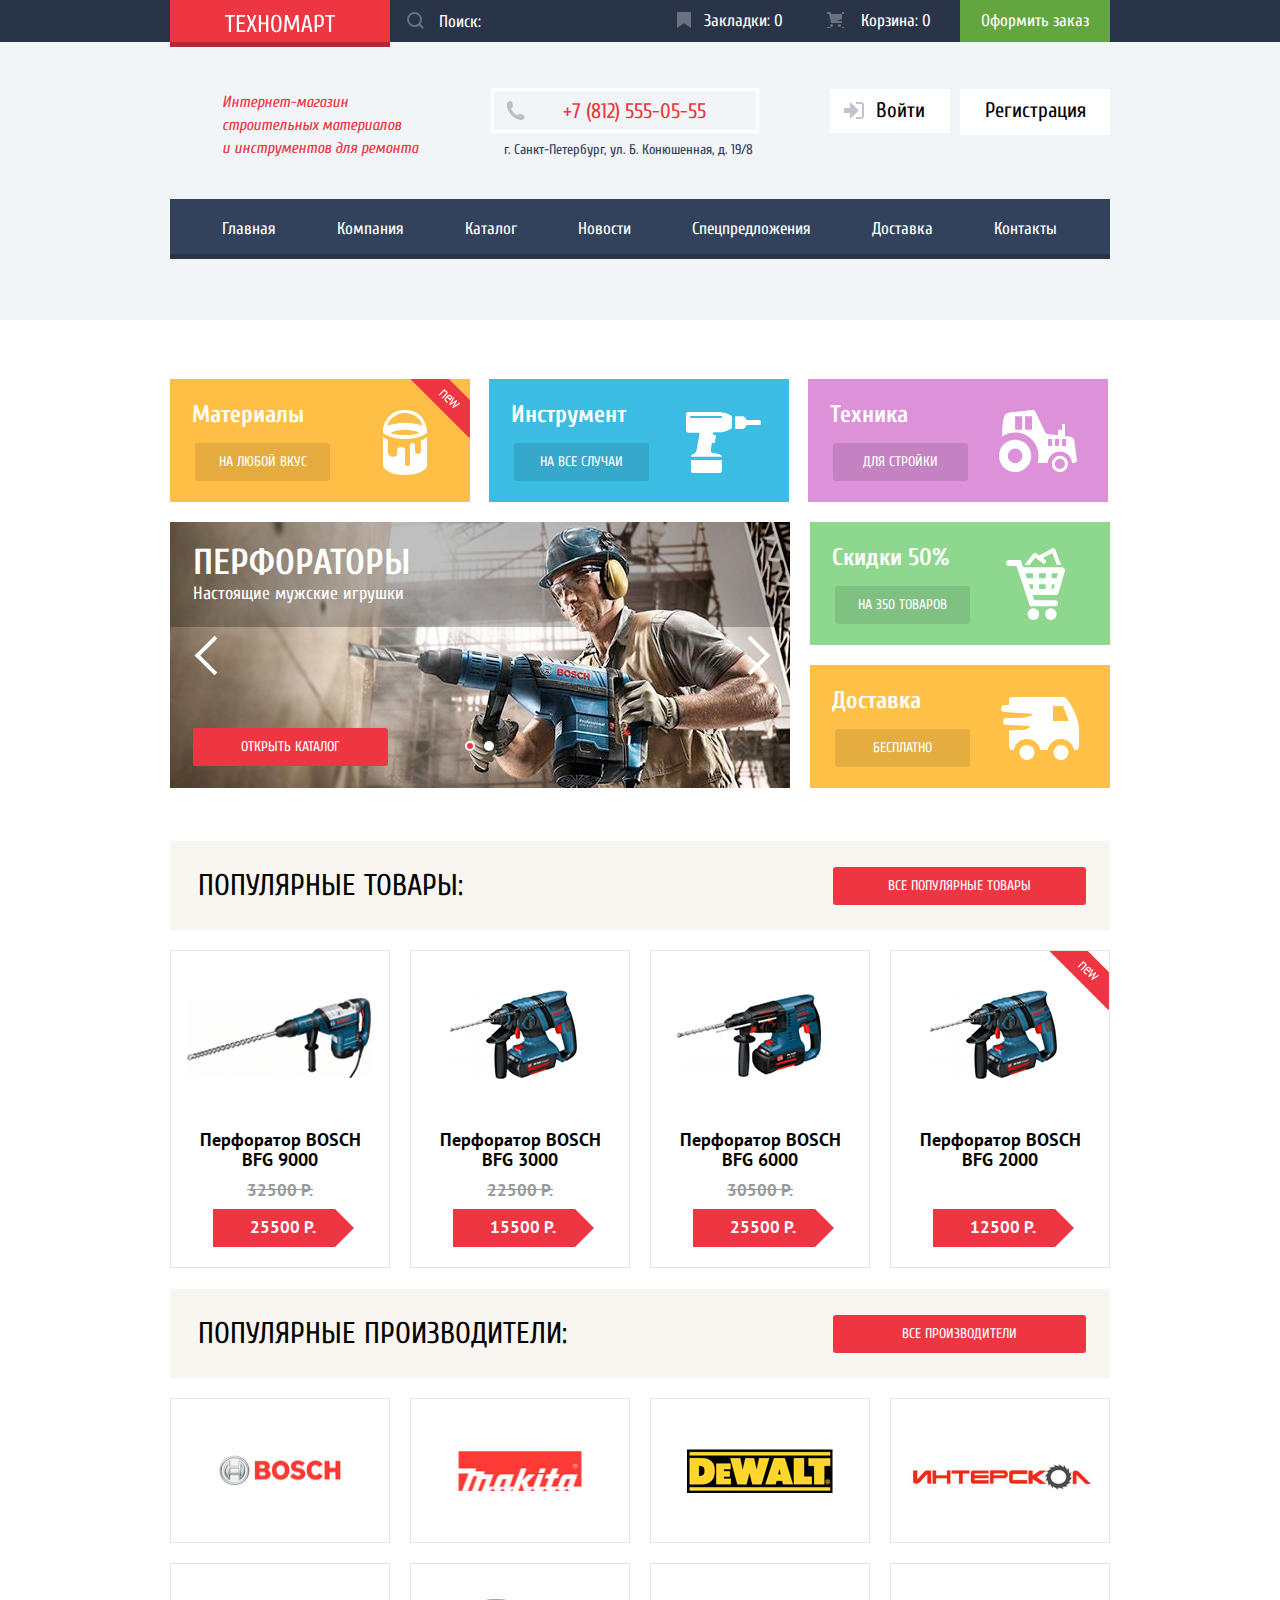
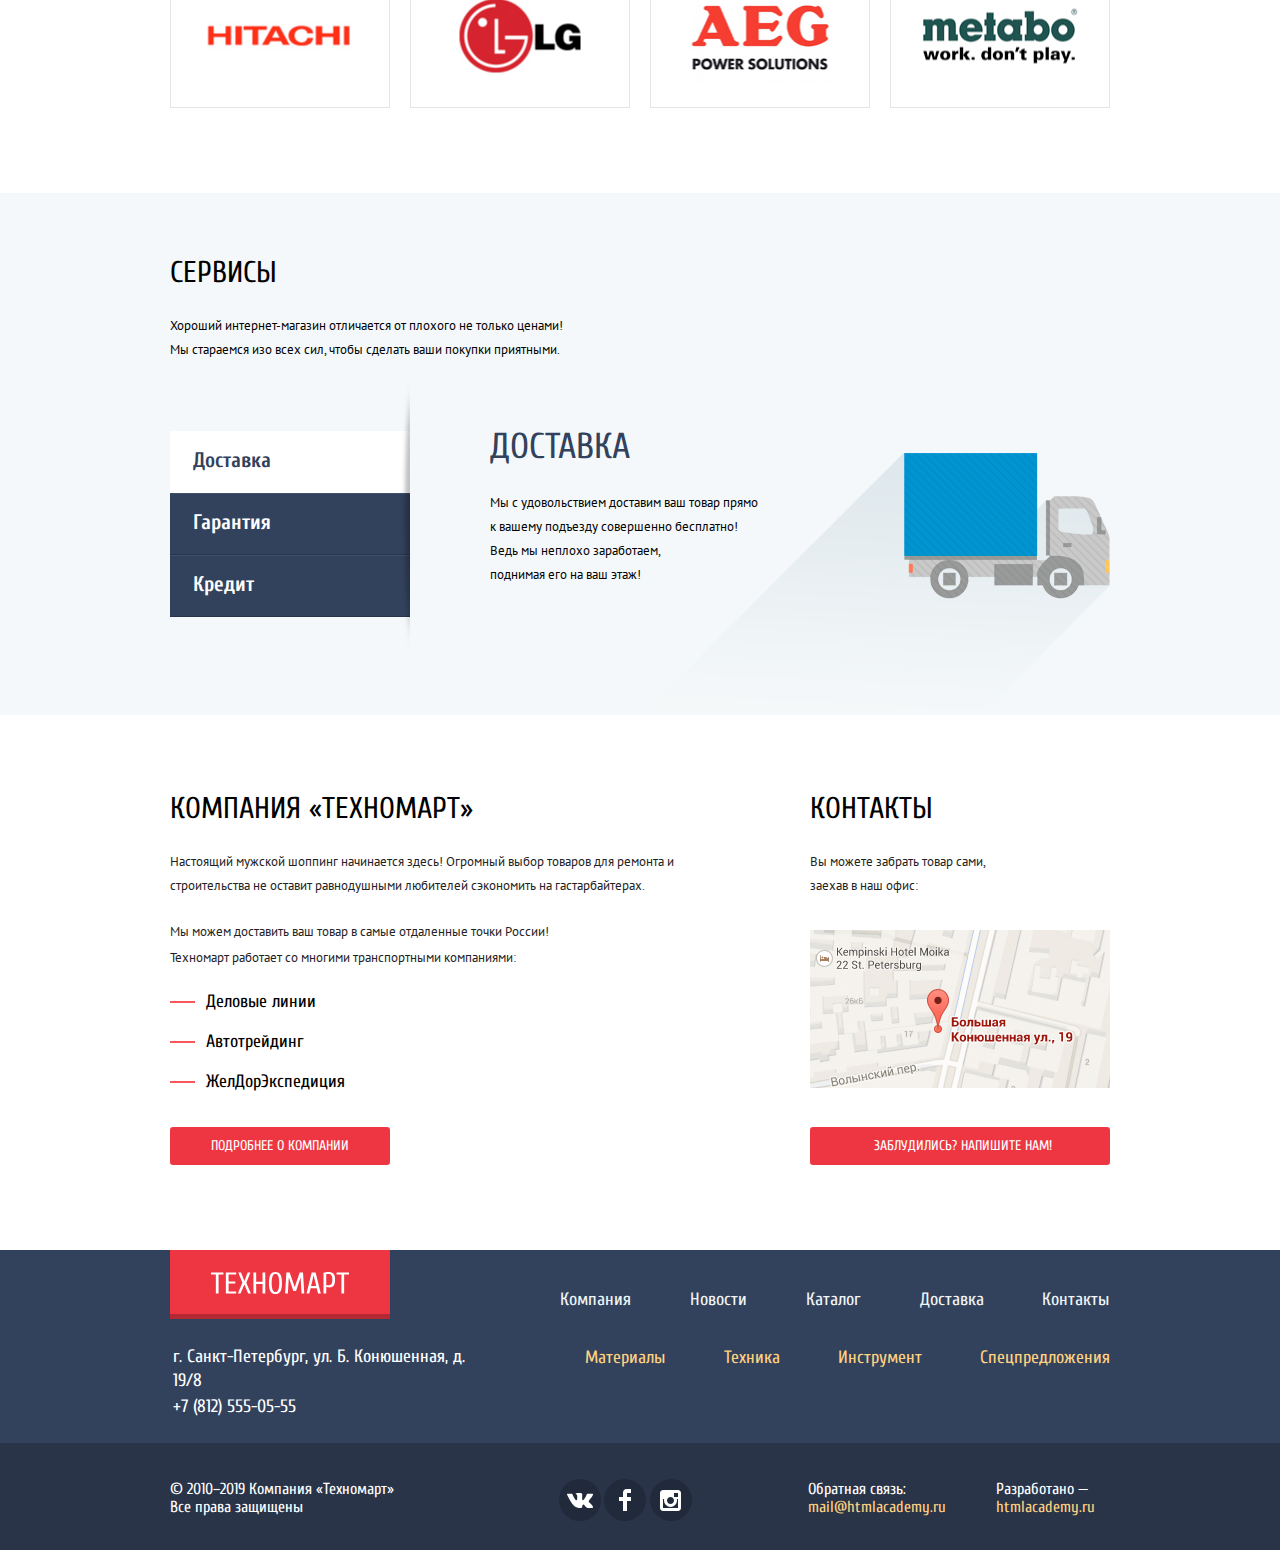
<file: index.html>
<!DOCTYPE html>
<html lang="ru">

<head>
    <meta charset="utf-8">
    <title>HTML Academy: Техномарт</title>
    <link href="https://fonts.googleapis.com/css?family=Cuprum:400,400i,700%7CPT+Sans:400,700&amp;subset=cyrillic" rel="stylesheet">
    <link href="css/normalize.css" rel="stylesheet">
    <link href="css/style.css" rel="stylesheet">
</head>

<body>
    <header class="main-header">
        <div class="block-dark-blue">
            <div class="header-top">
                <a class="header-logo" href="#">
              <img class="logo" src="img/logo-technomart.svg" width="110" height="17" alt="логотип интернет-магазина техномарт">
            </a>
                <form class="header-search" action="https://echo.htmlacademy.ru" method="get">
                    <input class="search" type="search" name="search" id="search" placeholder="Поиск:">
                </form>
                <a href="#" class="module bookmarks">Закладки: 0</a>
                <a href="#" class="module basket">Корзина: 0</a>
                <a href="#" class="module order">Оформить заказ</a>
            </div>
        </div>
        <div class="block-gray">
            <div class="header-center">
                <div class="header-contacts">
                    <h1 class="center-text">Интернет-магазин строительных материалов и&nbsp;инструментов для ремонта</h1>
                    <h2 class="visually-hidden">Контакная информация</h2>
                    <div class="contact-info">
                        <a href="tel:+78125550555">+7 (812) 555-05-55</a>
                        <p>г. Санкт-Петербург, ул. Б. Конюшенная, д. 19/8</p>
                    </div>
                    <ul class="header-cabinet">
                        <li><a class="link login" href="#">Войти</a></li>
                        <li><a class="link registration" href="#">Регистрация</a></li>
                    </ul>
                </div>
                <nav class="header-lower">
                    <ul class="header-nav">
                        <li><a>Главная</a></li>
                        <li><a href="#">Компания</a></li>
                        <li><a href="catalog.html">Каталог</a></li>
                        <li><a href="#">Новости</a></li>
                        <li><a href="#">Спецпредложения</a></li>
                        <li><a href="#">Доставка</a></li>
                        <li><a href="#">Контакты</a></li>
                    </ul>
                </nav>
            </div>
        </div>
    </header>
    <main>
        <div class="block-white">
            <section class="products">
                <h2 class="visually-hidden">Продукция и услуги компании</h2>
                <div class="supply">
                    <div class="catalog-row">
                        <div class="catalog new material">
                            <h3>Материалы</h3>
                            <a class="catalog-btn" href="#">На любой вкус</a>
                        </div>
                        <div class="catalog tool">
                            <h3>Инструмент</h3>
                            <a class="catalog-btn" href="#">На все случаи</a>
                        </div>
                        <div class="catalog machinery">
                            <h3>Техника</h3>
                            <a class="catalog-btn" href="#">Для стройки</a>
                        </div>
                    </div>
                        <div class="slider-catalog">
                            <input type="radio" id="btn-1" name="toggle" checked>
                            <input type="radio" id="btn-2" name="toggle">
                            <div class="switches">
                                <label for="btn-1"></label>
                                <label for="btn-2"></label>
                            </div>
                            <div class="slides">
                                <div class="slide slider-perforator">
                                    <h2 class="slider-title">Перфораторы</h2>
                                    <p class="slider-text">Настоящие мужские игрушки</p>
                                    <a class="btn-red" href="catalog.html">Открыть каталог</a>
                                </div>
                                <div class="slide slider-drill">
                                    <h2 class="slider-title">Дрели</h2>
                                    <p class="slider-text">Соседям на радость!</p>
                                    <a class="btn-red" href="catalog.html">Открыть каталог</a>
                                </div>
                            </div>
                            <button class="slide-btn arrow-left" type="button"><span class="visually-hidden">Переключение влево</span>Влево</button>
                            <button class="slide-btn arrow-right" type="button"><span class="visually-hidden">Переключение вправо</span>Вправо</button>
                        </div>
                    <div class="catalog-row-column">
                        <div class="catalog discount">
                            <h3>Скидки 50%</h3>
                            <a class="catalog-btn" href="#">На 350 товаров</a>
                        </div>
                        <div class="catalog delivery">
                            <h3>Доставка</h3>
                            <a class="catalog-btn" href="#">Бесплатно</a>
                        </div>
                    </div>
                </div>
            </section>
            <section class="best-product">
                <div class="popular-goods">
                    <h2 class="text-popular">Популярные товары:</h2>
                    <a class="btn-red btn-popular" href="#">Все популярные товары</a>
                </div>
                <div class="catalog-drill">
                    <article class="drill-catalog">
                        <div class="actions">
                            <a href="window-basket.html" class="buy js-buy">Купить</a>
                            <a href="#" class="bookmark">В закладки</a>
                        </div>
                        <a href="#"><img class="drill-img" src="img/perforator_1.jpg" width="218" height="170" alt="изображение перфоратора"></a>
                        <h3 class="drill-title">Перфоратор BOSCH BFG 9000</h3>
                        <span class="price-old">32500 Р.</span>
                        <a class="btn-arrow" href="#">25500 Р.</a>
                    </article>
                    <article class="drill-catalog">
                        <div class="actions">
                            <a href="window-basket.html" class="buy js-buy">Купить</a>
                            <a href="#" class="bookmark">В закладки</a>
                        </div>
                        <a href="#"><img class="drill-img" src="img/perforator_2.jpg" width="218" height="170" alt="изображение перфоратора"></a>
                        <h3 class="drill-title">Перфоратор BOSCH BFG 3000</h3>
                        <span class="price-old">22500 Р.</span>
                        <a class="btn-arrow" href="#">15500 Р.</a>
                    </article>
                    <article class="drill-catalog">
                        <div class="actions">
                            <a href="window-basket.html" class="buy js-buy">Купить</a>
                            <a href="#" class="bookmark">В закладки</a>
                        </div>
                        <a href="#"><img class="drill-img" src="img/perforator_3.jpg" width="218" height="170" alt="изображение перфоратора"></a>
                        <h3 class="drill-title">Перфоратор BOSCH BFG 6000</h3>
                        <span class="price-old">30500 Р.</span>
                        <a class="btn-arrow" href="#">25500 Р.</a>
                    </article>
                    <article class="drill-catalog new">
                        <div class="actions">
                            <a href="window-basket.html" class="buy js-buy">Купить</a>
                            <a href="#" class="bookmark">В закладки</a>
                        </div>
                        <a href="#"><img class="drill-img" src="img/perforator_2.jpg" width="218" height="170" alt="изображение перфоратора"></a>
                        <h3 class="drill-title">Перфоратор BOSCH BFG 2000</h3>
                        <a class="btn-arrow" href="#">12500 Р.</a>
                    </article>
                </div>
                <div class="popular-manufacturers">
                    <h2 class="text-popular">Популярные производители:</h2>
                    <a class="btn-red btn-popular" href="#">Все производители</a>
                </div>
                <div class="manufacturers">
                    <a class="banner" href="#"><img class="banner-img" src="img/bosch.jpg" width="126" height="36" alt="логотип компании bosch"></a>
                    <a class="banner" href="#"><img class="banner-img" src="img/makita.jpg" width="123" height="40" alt="логотип компании makita"></a>
                    <a class="banner" href="#"><img class="banner-img" src="img/dewalt.jpg" width="146" height="44" alt="логотип компании dewalt"></a>
                    <a class="banner" href="#"><img class="banner-img" src="img/interskol.jpg" width="200" height="88" alt="логотип компании интерскол"></a>
                    <a class="banner" href="#"><img class="banner-img" src="img/hitachi.jpg" width="169" height="31" alt="логотип компании hitachi"></a>
                    <a class="banner" href="#"><img class="banner-img" src="img/lg.jpg" width="121" height="73" alt="логотип компании lg"></a>
                    <a class="banner" href="#"><img class="banner-img" src="img/aeg.jpg" width="151" height="96" alt="логотип компании aeg"></a>
                    <a class="banner" href="#"><img class="banner-img" src="img/metabo.jpg" width="204" height="69" alt="логотип компании metabo"></a>
                </div>
            </section>
        </div>
        <div class="block-light-blue">
            <section class="services">
                <h2 class="title-services">Сервисы</h2>
                <p class="text-services">Хороший интернет-магазин отличается от плохого не только ценами! Мы стараемся изо всех сил, чтобы сделать ваши покупки приятными.</p>
                <div class="block-services">
                    <input class="services-input" type="radio" id="btn-delivery" name="service" checked>
                    <input class="services-input" type="radio" id="btn-guarantee" name="service">
                    <input class="services-input" type="radio" id="btn-loan" name="service">
                    <div class="service-label">
                        <label for="btn-delivery">Доставка</label>
                        <label for="btn-guarantee">Гарантия</label>
                        <label for="btn-loan">Кредит</label>
                    </div>
                    <div class="service-description">
                        <div class="service-devivery">
                            <h3 class="service-title">Доставка</h3>
                            <p class="service-text text-devivery">Мы с удовольствием доставим ваш товар прямо <br> к вашему подъезду совершенно бесплатно! Ведь мы неплохо заработаем, <br> поднимая его на ваш этаж!</p>
                        </div>
                        <div class="service-guarantee">
                            <h3 class="service-title">Гарантия</h3>
                            <p class="service-text text-guarantee">Если купленный у нас товар поломается или заискрит, <br> а также в случае пожара, спровоцированного его возгаранием, вы всегда можете быть уверены в нашей гарантии. Мы обменяем сгоревший товар на новый. <br> Дом уж восстановите
                                как-нибудь сами.</p>
                        </div>
                        <div class="service-loan">
                            <h3 class="service-title">Кредит</h3>
                            <p class="service-text text-loan">Залезть в долговую яму стало проще! <br> Кредитные консультанты придут вам на помощь.</p>
                            <a class="btn-red" href="#">Отправить заявку</a>
                        </div>
                    </div>
                </div>
            </section>
        </div>
        <section class="company-info">
            <div class="text-info">
                <h2 class="page-title">КОМПАНИЯ «ТЕХНОМАРТ»</h2>
                <p>Настоящий мужской шоппинг начинается здесь! Огромный выбор товаров для ремонта и строительства не оставит равнодушными любителей сэкономить на гастарбайтерах.</p>
                <p>Мы можем доставить ваш товар в самые отдаленные точки России! </p>
                <p>Техномарт работает со многими транспортными компаниями: </p>
                <ul class="transport-info">
                    <li class="line">Деловые линии</li>
                    <li class="line">Автотрейдинг</li>
                    <li class="line">ЖелДорЭкспедиция</li>
                </ul>
                <a class="btn-red btn-info" href="#">Подробнее о компании</a>
            </div>
            <div class="contacts-info">
                <h2 class="page-title">КОНТАКТЫ</h2>
                <p class="contacts-text">Вы можете забрать товар сами, заехав в наш офис:</p>
                <a class="map js-map" href="map.html"><img src="img/map.jpg" width="300" height="158" alt="Карта Google"></a>
                <a href="window-message.html" class="btn-red btn-cont js-contacts">Заблудились? НапиШИТЕ НАМ!</a>
            </div>
        </section>
    </main>
    <section class="window-basket">
        <h2 class="visually-hidden">Окно добавления товара в корзину</h2>
        <button class="window-close window-close-buy" type="button" aria-label="Закрыть окно сообщения"></button>
        <p class="window-text">Товар добавлен в корзину!</p>
        <div class="button-row">
            <a href="#" class="btn-red btn-order">Оформить заказ</a>
            <button class="btn-purchases" type="button">Продолжить покупки</button>
        </div>
    </section>
    <section class="window-map">
        <h2 class="visually-hidden">Карта с местом расположения магазина</h2>
        <iframe src="https://www.google.com/maps/embed?pb=!1m18!1m12!1m3!1d1998.5991043651586!2d30.320894616097!3d59.938794181876254!2m3!1f0!2f0!3f0!3m2!1i1024!2i768!4f13.1!3m3!1m2!1s0x4696310fca5ba729%3A0xea9c53d4493c879f!2z0JHQvtC70YzRiNCw0Y8g0JrQvtC90Y7RiNC10L3QvdCw0Y8g0YPQuy4sIDE5LCDQodCw0L3QutGCLdCf0LXRgtC10YDQsdGD0YDQsywgMTkxMTg2!5e0!3m2!1sru!2sru!4v1560280163841!5m2!1sru!2sru"
            width="940" height="448" style="border:0" allowfullscreen></iframe>
        <button class="window-close window-close-map" type="button" aria-label="Закрыть окно сообщения"></button>
    </section>
    <section class="window-message">
        <button class="window-close window-message-close" type="button" aria-label="Закрыть окно сообщения"></button>
        <h2 class="visually-hidden">Написать сообщение в компанию</h2>
        <form class="message-form" action="https://echo.htmlacademy.ru" method="post">
            <div class="window-questionnaire">
                <label for="login">
                    <span>Ваше имя:</span>
                    <input class="input-text" id="login" type="text" name="login" placeholder="Имя Фамилия">
                </label>
                <label for="email">
                    <span>Ваш e-mail:</span>
                    <input id="email" class="input-text" type="text" name="email" placeholder="email@example.com">
                </label>
                <span class="letter-text">Текст письма:</span>
                <textarea class="letter-text-textarea" id="letter-text" cols="61" rows="6" name="textletter" placeholder="В свободной форме" onfocus="placeholder='';" onblur="placeholder='В свободной форме';"></textarea>
            </div>
            <div class="button-row">
                <button class="btn-red btn-send" type="submit">Отправить</button>
            </div>
        </form>
    </section>
    <footer class="main-footer">
        <div class="footer-top">
            <div class="footer-contacts">
                <a class="footer-logo"><img class="logo" src="img/logo-technomart.svg" width="138" height="23" alt="логотип интернет-магазина Техномарт"></a>
                <p>г. Санкт-Петербург, ул. Б. Конюшенная, д. 19/8</p>
                <a class="footer-tel" href="tel:+78125550555">+7 (812) 555-05-55</a>
            </div>
            <div class="footer-navigation">
                <ul class="footer-nav">
                    <li><a href="#">Компания</a></li>
                    <li><a href="#">Новости</a></li>
                    <li><a href="catalog.html">Каталог</a></li>
                    <li><a href="#">Доставка</a></li>
                    <li><a href="#">Контакты</a></li>
                </ul>
                <ul class="footer-catalog">
                    <li><a href="#">Материалы</a></li>
                    <li><a href="#">Техника</a></li>
                    <li><a href="#">Инструмент</a></li>
                    <li><a href="#">Спецпредложения</a></li>
                </ul>
            </div>
        </div>
        <div class="footer-bottom">
            <div class="footer-lower">
                <div class="copyright">
                    <p>© 2010–2019 Компания «Техномарт» Все права защищены</p>
                </div>
                <ul class="footer-social">
                    <li><a class="social-icon" href="https://vk.com" title="Группа Техномарт в Вконтакте" aria-label="группа техномарт в вконтакте"><img src="img/icon-vk.svg" width="26" height="15" alt="группа техномарт в вконтакте"></a></li>
                    <li><a class="social-icon" href="https://www.facebook.com" title="группа техномарт в фейсбуке" aria-label="группа техномарт в фейсбуке"><img src="img/icon-fb.svg" width="12" height="22" alt="группа техномарт в фейсбуке"></a></li>
                    <li><a class="social-icon" href="https://www.instagram.com" title="группа техномарт в инстаграм" aria-label="группа техномарт в инстаграм"><img src="img/icon-insta.svg" width="21" height="21" alt="группа техномарт в инстаграм"></a></li>
                </ul>
                <div class="communication">
                    <div class="feedback">
                        <p>Обратная связь:</p>
                        <a href="mailto:mail@htmlacademy.ru">mail@htmlacademy.ru</a>
                    </div>
                    <div class="creator">
                        <p>Разработано — </p>
                        <a href="https://htmlacademy.ru/">htmlacademy.ru</a>
                    </div>
                </div>
            </div>
        </div>
    </footer>
    <script src="js/scripts.min.js"></script>
</body>

</html>
</file>
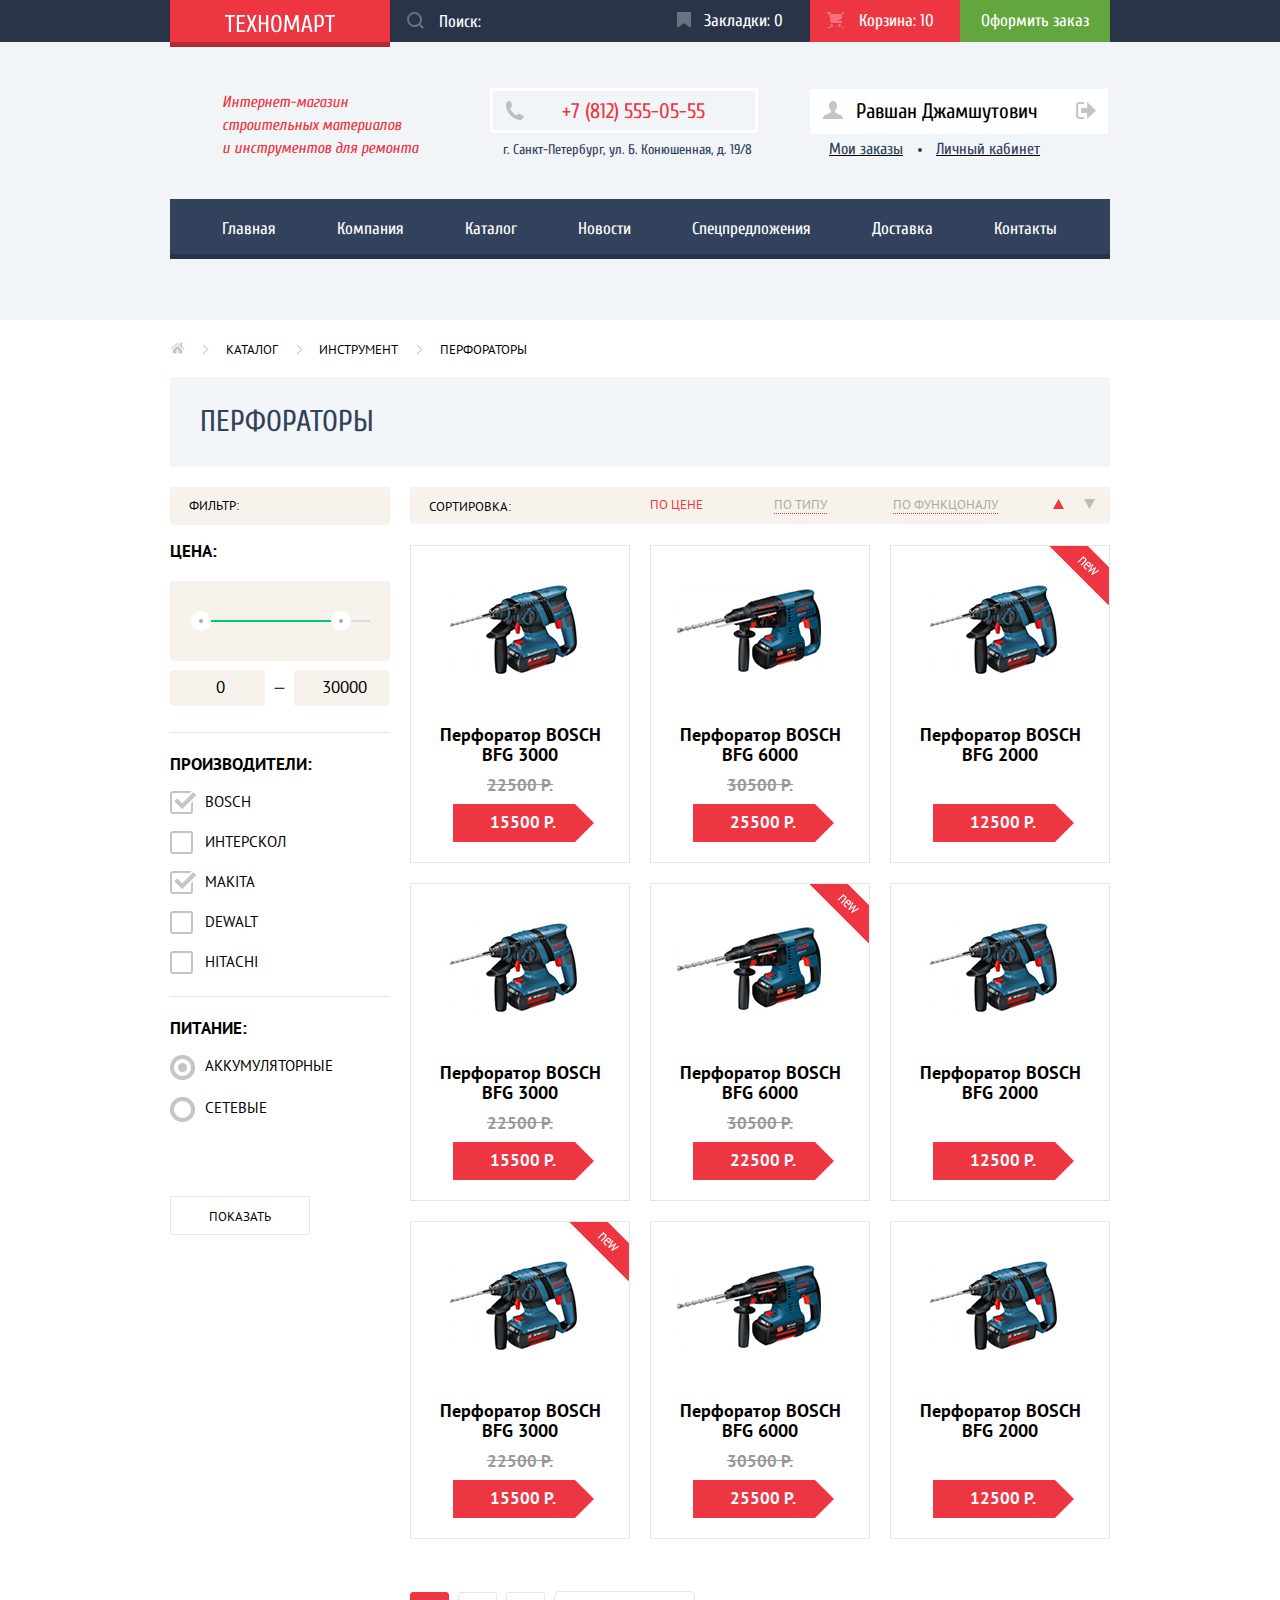
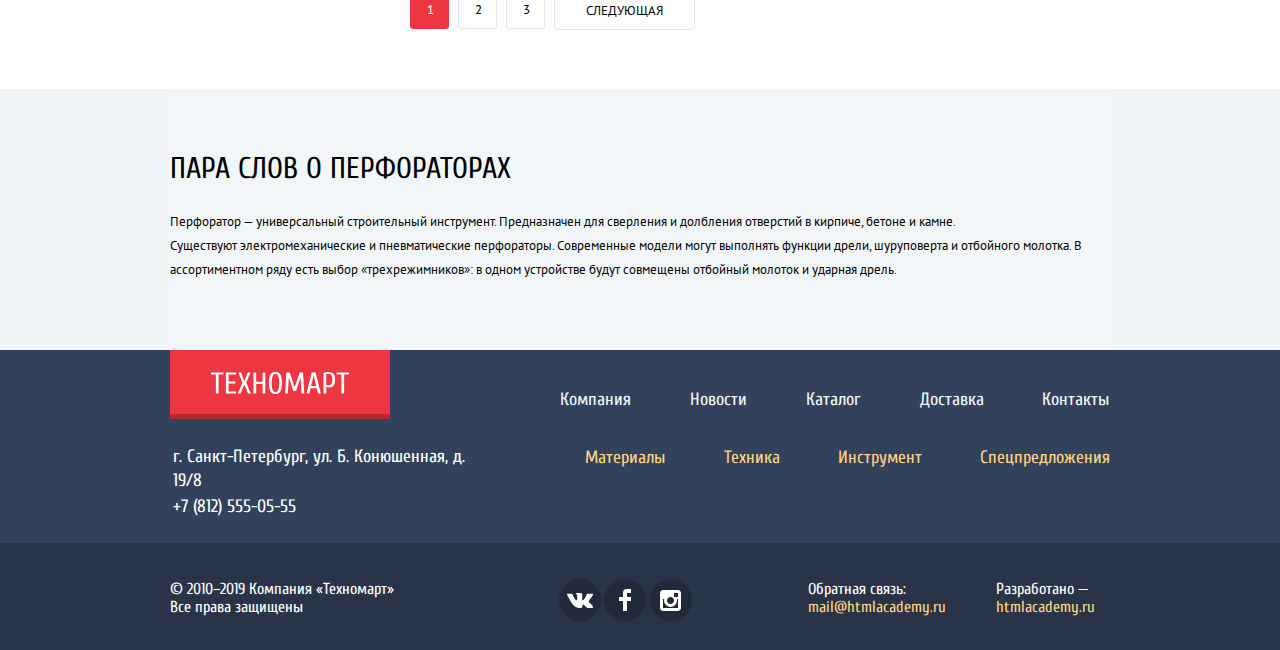
<file: catalog.html>
<!DOCTYPE html>
<html lang="ru">

<head>
    <meta charset="utf-8">
    <title>HTML Academy: Техномарт</title>
    <link href="https://fonts.googleapis.com/css?family=Cuprum:400,400i,700%7CPT+Sans:400,700&amp;subset=cyrillic" rel="stylesheet">
    <link href="css/normalize.css" rel="stylesheet">
    <link href="css/style.min.css" rel="stylesheet">
</head>

<body>
    <header>
        <div class="block-dark-blue">
            <div class="header-top">
                <a class="header-logo" href="index.html"><img class="logo" src="img/logo-technomart.svg" width="110" height="17" alt="Логотип интернет-магазина Техномарт"></a>
                <form class="header-search">
                    <input class="search" type="search" name="search" id="search" placeholder="Поиск:">
                </form>
                <a href="#" class="module bookmarks">Закладки: 0</a>
                <a href="#" class="module basket basket-full">Корзина: 10</a>
                <a href="#" class="module order">Оформить заказ</a>
            </div>
        </div>
        <div class="block-gray">
            <div class="header-center">
                <div class="header-contacts">
                    <h1 class="center-text">Интернет-магазин строительных материалов и&nbsp;инструментов для ремонта</h1>
                    <h2 class="visually-hidden">Контакная информация</h2>
                    <div class="contact-info">
                        <a href="tel:+78125550555">+7 (812) 555-05-55</a>
                        <p>г. Санкт-Петербург, ул. Б. Конюшенная, д. 19/8</p>
                    </div>
                    <div class="personal-area">
                        <div class="header-cabinet">
                            <a class="user" href="#">Равшан Джамшутович</a>
                            <a href="#" class="user-exit"><span class="visually-hidden">Выход из личного кабинета</span></a>
                        </div>
                        <ul class="user-navigation">
                            <li class="my-orders"><a href="#">Мои заказы</a></li>
                            <li><span class="separator"></span></li>
                            <li class="personal-account"><a href="#">Личный кабинет</a></li>
                        </ul>
                    </div>
                </div>
                <nav class="header-lower">
                    <ul class="header-nav">
                        <li><a href="index.html">Главная</a></li>
                        <li><a href="#">Компания</a></li>
                        <li><a>Каталог</a></li>
                        <li><a href="#">Новости</a></li>
                        <li><a href="#">Спецпредложения</a></li>
                        <li><a href="#">Доставка</a></li>
                        <li><a href="#">Контакты</a></li>
                    </ul>
                </nav>
            </div>
        </div>
    </header>
    <main class="catalog-main">
        <div class="block-white cat-block-white">
            <section class="navigation-list">
                <h2 class="visually-hidden">Навигация по сайту</h2>
                <ul class="breadcrumbs">
                    <li><a href="index.html"><img src="img/icon-home.svg" width="14" height="12" alt="Ссылка на главную страницу"></a></li>
                    <li><a href="catalog.html">Каталог</a></li>
                    <li><a href="#">Инструмент</a></li>
                    <li class="breadcrumbs-current">Перфораторы</li>
                </ul>
               <h2 class="catalog-title">ПЕРФОРАТОРЫ</h2> 
            </section>
            <section class="catalog-list">
                <div class="filter-search">
                    <h2 class="visually-hidden">Фильтр поиска товара</h2>
                    <form class="product-filter" action="https://echo.htmlacademy.ru" method="get" enctype="multipart/form-data">
                        <div class="name-filter">
                            <span>Фильтр:</span>
                        </div>
                        <div class="price">
                            <h3>Цена:</h3>
                            <div class="controls-range">
                                <div class="scale">
                                    <div class="bar"></div>
                                    <div class="toggle min-toggle"></div>
                                    <div class="toggle max-toggle"></div>
                                </div>
                            </div>
                            <div class="price-controls">
                                <input class="price-min input-text" type="text" name="price-min" value="0">
                                <span>—</span>
                                <input class="price-max input-text" type="text" name="price-max" value="30000">
                            </div>
                        </div>
                        <hr class="filter-line">
                        <fieldset class="filter-parameter">
                            <legend>Производители:</legend>
                            <ul class="manufacturer-filter">
                                <li>
                                    <input class="visually-hidden filter-input" type="checkbox" name="bosch" id="checkbox-bosch" checked>
                                    <label for="checkbox-bosch"><span></span>BOSCH</label>
                                </li>
                                <li>
                                    <input class="visually-hidden filter-input" type="checkbox" name="interscol" id="checkbox-interscol">
                                    <label for="checkbox-interscol"><span></span>Интерскол</label>
                                </li>
                                <li>
                                    <input class="visually-hidden filter-input" type="checkbox" name="makita" id="checkbox-makita" checked>
                                    <label for="checkbox-makita"><span></span>Makita</label>
                                </li>
                                <li>
                                    <input class="visually-hidden filter-input" type="checkbox" name="dewolt" id="checkbox-dewolt">
                                    <label for="checkbox-dewolt"><span></span>DeWalt</label>
                                </li>
                                <li>
                                    <input class="visually-hidden filter-input" type="checkbox" name="hitachi" id="checkbox-hitachi">
                                    <label for="checkbox-hitachi"><span></span>HITACHI</label>
                                </li>
                            </ul>
                        </fieldset>
                        <hr class="filter-line">
                        <fieldset class="filter-parameter">
                            <legend>Питание:</legend>
                            <ul class="power-filter">
                                <li>
                                    <input class="visually-hidden filter-input filter-input-radio" type="radio" name="power" value="battery" id="radio-battery" checked>
                                    <label for="radio-battery"><span></span>Аккумуляторные</label>
                                </li>
                                <li>
                                    <input class="visually-hidden filter-input filter-input-radio" type="radio" name="power" value="network" id="radio-network">
                                    <label for="radio-network"><span></span>Сетевые</label>
                                </li>
                            </ul>
                        </fieldset>
                        <button class="btn-submit" type="submit">Показать</button>
                    </form>
                </div>
                <div class="cont-right">
                    <h2 class="visually-hidden">Сортировка результатов поиска</h2>
                    <div class="sorting-goods">
                        <span>Сортировка:</span>
                        <ul class="sorting">
                            <li><a class="active-list sorting-border" href="#" aria-label="сортировка по цене">по цене</a></li>
                            <li><a class="sorting-border" href="#" aria-label="сортировка по типу">по типу</a></li>
                            <li><a class="sorting-border" href="#" aria-label="сортировка по функционалу">по функцоналу</a></li>
                            <li class="sorting-arrow">
                                <a class="sorting-up sorting-up-active" href="#" aria-label="сортировка снизу вверх"><svg xmlns="http://www.w3.org/2000/svg" width="11" height="10" viewBox="0 0 11 10"><path d="M5.5 0L0 10h11z" /></svg><span class="visually-hidden">Выполнить сортировку по возрастанию</span></a>
                                <a class="sorting-down" href="#" aria-label="сортировка сверху вниз"><svg xmlns="http://www.w3.org/2000/svg" width="11" height="10" viewBox="0 0 11 10"><path d="M5.5 10L0 0h11" /></svg><span class="visually-hidden">Выполнить сортировку по убыванию</span></a>
                            </li>
                        </ul>
                    </div>
                    <div class=" sorting-catalog">
                            <!--1-й ряд-->
                        <article class="drill-catalog">
                            <div class="actions">
                                <a href="window-basket.html" class="buy js-buy">Купить</a>
                                <a href="#" class="bookmark">В закладки</a>
                            </div>
                            <a href="#"><img class="drill-img" src="img/perforator_2.jpg" width="218" height="170" alt="изображение перфоратора"></a>
                            <h3 class="drill-title">Перфоратор BOSCH BFG 3000</h3>
                            <span class="price-old">22500 Р.</span>
                            <a class="btn-arrow" href="#">15500 Р.</a>
                        </article>
                        <article class="drill-catalog">
                            <div class="actions">
                                <a href="window-basket.html" class="buy js-buy">Купить</a>
                                <a href="#" class="bookmark">В закладки</a>
                            </div>
                            <a href="#"><img class="drill-img" src="img/perforator_3.jpg" width="218" height="170" alt="изображение перфоратора"></a>
                            <h3 class="drill-title">Перфоратор BOSCH BFG 6000</h3>
                            <span class="price-old">30500 Р.</span>
                            <a class="btn-arrow" href="#">25500 Р.</a>
                        </article>
                        <article class="drill-catalog new">
                            <div class="actions">
                                <a href="window-basket.html" class="buy js-buy">Купить</a>
                                <a href="#" class="bookmark">В закладки</a>
                            </div>
                            <a href="#"><img class="drill-img" src="img/perforator_2.jpg" width="218" height="170" alt="изображение перфоратора"></a>
                            <h3 class="drill-title">Перфоратор BOSCH BFG 2000</h3>
                            <a class="btn-arrow" href="#">12500 Р.</a>
                        </article>
                            <!--2-й ряд-->
                        <article class="drill-catalog">
                            <div class="actions">
                                <a href="window-basket.html" class="buy js-buy">Купить</a>
                                <a href="#" class="bookmark">В закладки</a>
                            </div>
                            <a href="#"><img class="drill-img" src="img/perforator_2.jpg" width="218" height="170" alt="изображение перфоратора"></a>
                            <h3 class="drill-title">Перфоратор BOSCH BFG 3000</h3>
                            <span class="price-old">22500 Р.</span>
                            <a class="btn-arrow" href="#">15500 Р.</a>
                        </article>
                        <article class="drill-catalog new">
                            <div class="actions">
                                <a href="window-basket.html" class="buy js-buy">Купить</a>
                                <a href="#" class="bookmark">В закладки</a>
                            </div>
                            <a href="#"><img class="drill-img" src="img/perforator_3.jpg" width="218" height="170" alt="изображение перфоратора"></a>
                            <h3 class="drill-title">Перфоратор BOSCH BFG 6000</h3>
                            <span class="price-old">30500 Р.</span>
                            <a class="btn-arrow" href="#">22500 Р.</a>
                        </article>
                        <article class="drill-catalog">
                            <div class="actions">
                                <a href="window-basket.html" class="buy js-buy">Купить</a>
                                <a href="#" class="bookmark">В закладки</a>
                            </div>
                            <a href="#"><img class="drill-img" src="img/perforator_2.jpg" width="218" height="170" alt="изображение перфоратора"></a>
                            <h3 class="drill-title">Перфоратор BOSCH BFG 2000</h3>
                            <a class="btn-arrow" href="#">12500 Р.</a>
                        </article>
                            <!--3-й ряд-->
                        <article class="drill-catalog new">
                            <div class="actions">
                                <a href="window-basket.html" class="buy js-buy">Купить</a>
                                <a href="#" class="bookmark">В закладки</a>
                            </div>
                            <a href="#"><img class="drill-img" src="img/perforator_2.jpg" width="218" height="170" alt="изображение перфоратора"></a>
                            <h3 class="drill-title">Перфоратор BOSCH BFG 3000</h3>
                            <span class="price-old">22500 Р.</span>
                            <a class="btn-arrow" href="#">15500 Р.</a>
                        </article>
                        <article class="drill-catalog">
                            <div class="actions">
                                <a href="window-basket.html" class="buy js-buy">Купить</a>
                                <a href="#" class="bookmark">В закладки</a>
                            </div>
                            <a href="#"><img class="drill-img" src="img/perforator_3.jpg" width="218" height="170" alt="изображение перфоратора"></a>
                            <h3 class="drill-title">Перфоратор BOSCH BFG 6000</h3>
                            <span class="price-old">30500 Р.</span>
                            <a class="btn-arrow" href="#">25500 Р.</a>
                        </article>
                        <article class="drill-catalog">
                            <div class="actions">
                                <a href="window-basket.html" class="buy js-buy">Купить</a>
                                <a href="#" class="bookmark">В закладки</a>
                            </div>
                            <a href="#"><img class="drill-img" src="img/perforator_2.jpg" width="218" height="170" alt="изображение перфоратора"></a>
                            <h3 class="drill-title">Перфоратор BOSCH BFG 2000</h3>
                            <a class="btn-arrow" href="#">12500 Р.</a>
                        </article> 
                    </div>
                    <div class="pages">
                        <a class="active-page" href="#"><span class="visually-hidden">Первая страница</span>1</a>
                        <a class="page" href="#"><span class="visually-hidden">Вторая страница</span>2</a>
                        <a class="page" href="#"><span class="visually-hidden">Третья влево</span>3</a>
                        <a class="next-page"><span class="visually-hidden">Переключение страницы</span>Следующая</a>
                    </div>
                </div>
            </section>
        </div>
        <section class="cat-block-gray">
            <h2 class="visually-hidden">Ознакомительная информация</h2>
            <div class="drill-text">
                <h4 class="title-about-drill">ПАРА СЛОВ О ПЕРФОРАТОРАХ</h4>
                <p class="text-about-drill">Перфоратор — универсальный строительный инструмент. Предназначен для сверления и долбления отверстий в кирпиче, бетоне и камне.</p>
                <p class="text-about-drill">Существуют электромеханические и пневматические перфораторы. Современные модели могут выполнять функции дрели, шуруповерта и отбойного молотка. В ассортиментном ряду есть выбор «трехрежимников»: в одном устройстве будут совмещены отбойный
                    молоток и ударная дрель.</p>
            </div>
        </section>
        <section class="window-basket">
            <h2 class="visually-hidden">Окно добавления товара в корзину</h2>
            <button class="window-close window-close-buy" type="button" aria-label="Закрыть окно сообщения"></button>
            <p class="window-text">Товар добавлен в корзину!</p>
            <div class="button-row">
                <a href="#" class="btn-red btn-order">Оформить заказ</a>
                <button class="btn-purchases" type="button">Продолжить покупки</button>
            </div>
        </section>
    </main>
    <footer class="main-footer">
        <div class="footer-top">
            <div class="footer-contacts">
                <a class="footer-logo">
              <img class="logo" src="img/logo-technomart.svg" width="138" height="23" alt="логотип интернет-магазина техномарт">
            </a>
                <p>г. Санкт-Петербург, ул. Б. Конюшенная, д. 19/8</p>
                <a class="footer-tel" href="tel:+78125550555">+7 (812) 555-05-55</a>
            </div>
            <div class="footer-navigation">
                <ul class="footer-nav">
                    <li><a href="#">Компания</a></li>
                    <li><a href="#">Новости</a></li>
                    <li><a href="catalog.html">Каталог</a></li>
                    <li><a href="#">Доставка</a></li>
                    <li><a href="#">Контакты</a></li>
                </ul>
                <ul class="footer-catalog">
                    <li><a href="#">Материалы</a></li>
                    <li><a href="#">Техника</a></li>
                    <li><a href="#">Инструмент</a></li>
                    <li><a href="#">Спецпредложения</a></li>
                </ul>
            </div>
        </div>
        <div class="footer-bottom">
            <div class="footer-lower">
                <div class="copyright">
                    <p>© 2010–2019 Компания «Техномарт» Все права защищены</p>
                </div>
                <ul class="footer-social">
                    <li><a class="social-icon" href="https://vk.com" title="Группа Техномарт в Вконтакте" aria-label="группа техномарт в вконтакте"><img src="img/icon-vk.svg" width="26" height="15" alt="группа техномарт в вконтакте"></a></li>
                    <li><a class="social-icon" href="https://www.facebook.com" title="группа техномарт в фейсбуке" aria-label="группа техномарт в фейсбуке"><img src="img/icon-fb.svg" width="12" height="22" alt="группа техномарт в фейсбуке"></a></li>
                    <li><a class="social-icon" href="https://www.instagram.com" title="группа техномарт в инстаграм" aria-label="группа техномарт в инстаграм"><img src="img/icon-insta.svg" width="21" height="21" alt="группа техномарт в инстаграм"></a></li>
                </ul>
                <div class="communication">
                    <div class="feedback">
                        <p>Обратная связь:</p>
                        <a href="mailto:mail@htmlacademy.ru">mail@htmlacademy.ru</a>
                    </div>
                    <div class="creator">
                        <p>Разработано — </p>
                        <a href="https://htmlacademy.ru/">htmlacademy.ru</a>
                    </div>
                </div>
            </div>
        </div>
    </footer>
    <script src="js/scripts.min.js"></script>
</body>

</html>
</file>
<file: css/style.css>
@-webkit-keyframes shake {
     0%, to {
          -webkit-transform: translateX(-100%);
          transform: translateX(-100%);
     }

     10%, 30%, 50%, 70%, 90% {
          -webkit-transform: translateX(-60%);
          transform: translateX(-60%);
     }

     20%, 40%, 60%, 80% {
          -webkit-transform: translateX(40%);
          transform: translateX(40%);
     }
}

@keyframes shake {
     0%, to {
          -webkit-transform: translateX(-100%);
          transform: translateX(-100%);
     }

     10%, 30%, 50%, 70%, 90% {
          -webkit-transform: translateX(-60%);
          transform: translateX(-60%);
     }

     20%, 40%, 60%, 80% {
          -webkit-transform: translateX(20%);
          transform: translateX(20%);
     }
}

@-webkit-keyframes formshow {
     0% {
          -webkit-transform: translate(-50%, -70%);
          transform: translate(-50%, -70%);
     }

     70% {
          -webkit-transform: translate(-50%, -40%);
          transform: translate(-50%, -40%);
     }

     90% {
          -webkit-transform: translate(-50%, -10%);
          transform: translate(-50%, -10%);
     }

     to {
          -webkit-transform: translate(-50%, -5%);
          transform: translate(-50%, -5%);
     }
}

@keyframes formshow {
     0% {
          -webkit-transform: translate(-50%, -70%);
          transform: translate(-50%, -70%);
     }

     70% {
          -webkit-transform: translate(-50%, -40%);
          transform: translate(-50%, -40%);
     }

     90% {
          -webkit-transform: translate(-50%, -10%);
          transform: translate(-50%, -10%);
     }

     to {
          -webkit-transform: translate(-50%, -5%);
          transform: translate(-50%, -5%);
     }
}

html {
     -webkit-box-sizing: border-box;
     box-sizing: border-box;
}

*, *::before, *::after {
     -webkit-box-sizing: inherit;
     box-sizing: inherit;
}

body {
     color: #000000;
     background-color: #ffffff;
     margin: 0;
     padding: 0;
     font-family: "Cuprum", "Arial", sans-serif;
     font-weight: 400;
     font-style: normal;
     font-size: 13px;
     line-height: 18px;
     position: relative;
     min-width: 960px;
}

a {
     text-decoration: none;
}

.visually-hidden:not(:focus):not(:active), input[type="checkbox"].visually-hidden, input[type="radio"].visually-hidden {
     position: absolute;
     width: 1px;
     height: 1px;
     margin: -1px;
     border: 0;
     padding: 0;
     white-space: nowrap;
     -webkit-clip-path: inset(100%);
     clip-path: inset(100%);
     clip: rect(0 0 0 0);
     overflow: hidden;
     font-size: 1px;
}

.container {
     width: 940px;
     margin: 0 auto;
     position: relative;
}

.block-dark-blue {
     background-color: #293449;
     min-height: 42px;
}

.block-gray {
     background-color: #f1f5f7;
     display: -webkit-box;
     display: -ms-flexbox;
     display: flex;
}

.block-white {
     background-color: #ffffff;
}

.block-light-blue {
     display: -webkit-box;
     display: -ms-flexbox;
     display: flex;
     background-color: #f4f8fa;
     margin-bottom: 66px;
}

.main-header {
     margin-bottom: 59px;
}

.header-top {
     display: -webkit-box;
     display: -ms-flexbox;
     display: flex;
     min-height: 42px;
     width: 940px;
     margin: 0 auto;
     position: relative;
}

.header-logo, .footer-logo {
     width: 220px;
     height: 47px;
     background-color: #ee3643;
     -webkit-box-shadow: inset 0 -5px 0 rgba(0, 0, 0, 0.24);
     box-shadow: inset 0 -5px 0 rgba(0, 0, 0, 0.24);
     display: inline-block;
     margin-bottom: -5px;
     vertical-align: middle;
}

.header-logo {
     padding: 0 55px;
}

.logo {
     width: 110px;
     min-height: 47px;
}

.header-logo:hover, .footer-logo:hover {
     background-color: #ca2c37;
}

.header-logo:focus, .footer-logo:focus {
     background-color: #ba2732;
}

.header-logo:active, .footer-logo:active {
     background-color: #ba2732;
}

.header-search {
     position: relative;
     width: 270px;
}

.search {
     width: 270px;
     height: 42px;
     padding-left: 50px;
     vertical-align: middle;
     background-color: #293449;
     border: none;
     opacity: 1;
     color: #ffffff;
     font-size: 17px;
     line-height: 18px;
     padding: 12px 15px 12px 49px;
     text-decoration: none;
     text-transform: none;
     position: absolute;
     top: 0;
     content: "";
     background-image: url("../img/icon-search.svg");
     background-repeat: no-repeat;
     background-position: 17px 12px;
     position: absolute;
}

.search::-webkit-input-placeholder {
     color: #ffffff;
}

.search:-ms-input-placeholder {
     color: #ffffff;
}

.search::-ms-input-placeholder {
     color: #ffffff;
}

.search::placeholder {
     color: #ffffff;
}

.search:hover {
     background-image: url("../img/icon-search-fff.svg");
     background-repeat: no-repeat;
     background-position: 17px 12px;
     background-color: #212a3a;
}

.search:focus {
     background-image: url("../img/icon-search-red.svg");
     background-repeat: no-repeat;
     background-position: 17px 12px;
     background-color: #ffffff;
     padding-left: 48px;
     color: #000000;
}

.module {
     font-size: 17px;
     font-weight: 400;
     font-family: "Cuprum", "Arial", sans-serif;
     text-decoration: none;
     text-align: center;
     color: #ffffff;
     display: block;
     line-height: 18px;
     position: relative;
     width: 150px;
     padding: 12px 2px;
}

.bookmarks {
     text-indent: 17px;
}

.bookmarks::before {
     content: "";
     position: absolute;
     background-image: url("../img/icon-bookmark.svg");
     width: 14px;
     height: 16px;
     left: 17px;
     opacity: 0.3;
     top: 12px;
     display: block;
}

.bookmarks:hover:before, .basket:hover:before {
     opacity: 1;
}

.bookmarks:hover:active, .basket:hover:active {
     opacity: 0.2;
}

.bookmarks:hover, .basket:hover {
     background-color: #212a3a;
}

.bookmarks:active, .basket:active {
     background-color: #161d29;
     color: rgba(255, 255, 255, 0.6);
}

.basket {
     text-indent: 22px;
}

.basket-full {
     background: #ee3643;
}

.basket::before {
     content: "";
     position: absolute;
     background-image: url("../img/icon-cart.svg");
     width: 17px;
     height: 16px;
     left: 17px;
     opacity: 0.3;
     top: 12px;
     display: block;
}

.order {
     text-align: center;
     background-color: #63a63e;
}

.order:hover {
     background-color: #5fbb2d;
}

.order:focus {
     background-color: #518534;
     color: #a8c29a;
}

.personal-area {
     margin: 0;
     padding: 0;
     width: 300px;
}

.header-contacts {
     display: -webkit-inline-box;
     display: -ms-inline-flexbox;
     display: inline-flex;
     width: 940px;
}

.header-center {
     padding: 39px 0 40px 0;
     width: 940px;
     margin: 0 auto;
}

.center-text {
     color: #ee3643;
     font-style: italic;
     font-size: 16px;
     line-height: 23px;
     font-weight: 400;
     margin: 0;
     font-family: "Cuprum", "Arial", sans-serif;
     margin: 0 9px 0 47px;
     width: 230px;
     padding: 10px 5px 26px 5px;
}

.contact-info {
     width: 360px;
     min-height: 69px;
     position: relative;
     font-size: 21px;
     line-height: 18px;
}

.contact-info a {
     display: block;
     background-image: url("../img/icon-phone.svg");
     font-family: "Cuprum", "Arial", sans-serif;
     width: 268px;
     min-height: 29px;
     padding: 10px 0 8px 69px;
     color: #ee3643;
     font-size: 21px;
     font-weight: 400;
     line-height: 21px;
     border: 3px solid #ffffff;
     background-position: 12px center;
     background-repeat: no-repeat;
     margin: 7px 0 0 36px;
}

.contact-info p {
     color: #32425c;
     font-size: 14px;
     font-weight: 400;
     line-height: 24px;
     padding: 5px 15px 0 8px;
     margin: 0 0 0 41px;
}

.link, .user {
     display: block;
     color: #000000;
     font-size: 21px;
     font-weight: 400;
     line-height: 21px;
     background-color: #ffffff;
}

.link:hover {
     color: #ee3643;
}

.link:active {
     color: rgba(0, 0, 0, 0.3);
}

.login {
     margin: 0 10px 0 16px;
     padding: 11px 25px 12px 46px;
}

.login::before {
     content: "";
     position: absolute;
     left: 30px;
     width: 20px;
     height: 20px;
     background-image: url("../img/icon-login.svg");
     background-position: left;
     background-repeat: no-repeat;
     opacity: 0.3;
}

.login:hover:before {
     opacity: 1;
}

.login:active:before {
     opacity: 0.3;
}

.user::before {
     content: "";
     position: absolute;
     left: 13px;
     width: 20px;
     height: 18px;
     background-image: url("../img/icon-user.svg");
     background-position: left;
     background-repeat: no-repeat;
     opacity: 0.3;
}

.user:hover:before, .user-exit:hover {
     opacity: 1;
}

.user:active:before, .user-exit:active {
     opacity: 0.3;
}

.user {
     position: relative;
     padding: 12px 66px 12px 46px;
     width: 298px;
}

.user:active {
     color: #b2b2b2;
}

.user-exit {
     content: "";
     position: absolute;
     left: 265px;
     padding: 12px 2px 14px 2px;
     width: 25px;
     height: 43px;
     background-image: url("../img/icon-logout.svg");
     background-position: left;
     background-repeat: no-repeat;
     opacity: 0.3;
}

.user-navigation {
     width: 300px;
     position: relative;
     text-align: left;
     padding: 6px 0 0 19px;
     margin: 0;
     display: -webkit-box;
     display: -ms-flexbox;
     display: flex;
     -ms-flex-wrap: wrap;
     flex-wrap: wrap;
     list-style: none;
     font-size: 16px;
     line-height: 18px;
     font-family: "Cuprum", "Arial", sans-serif;
}

.user-navigation li {
     display: inline-block;
     vertical-align: middle;
}

.user-navigation a {
     color: #32425c;
}

.user-navigation a:hover {
     color: #ee3643;
}

.user-navigation a:active {
     color: rgba(50,66,92,.3);
}

.registration {
     padding: 11px 24px 14px 25px;
}

.header-cabinet {
     display: -webkit-box;
     display: -ms-flexbox;
     display: flex;
     list-style: none;
     margin: 0px;
     padding: 0px;
     position: relative;
     padding-top: 8px;
}

.my-orders, .personal-account {
     font-family: "Cuprum", "Arial", sans-serif;
     font-weight: 400;
     font-style: normal;
     font-size: 16px;
     background-color: #f2f6f8;
     line-height: 18px;
     cursor: pointer;
     text-decoration: underline;
}

.personal-account {
     padding-left: 9px;
}

.separator {
     display: inline-block;
     vertical-align: middle;
     width: 4px;
     height: 4px;
     background: #32425c;
     border-radius: 50px;
     margin: 0 5px 0 15px;
}

.header-lower {
     display: inline-block;
     width: 940px;
     font-size: 0;
     line-height: 0;
     text-align: center;
     margin-bottom: 21px;
}

.header-nav {
     color: #ffffff;
     background-color: #32425c;
     -webkit-box-shadow: inset 0px -5px 0 0 #293449;
     box-shadow: inset 0px -5px 0 0 #293449;
     list-style: none;
     padding: 0;
     margin: 0;
     font-size: 0;
}

.header-nav li {
     display: inline-block;
     vertical-align: top;
     -ms-flex-negative: 1;
     flex-shrink: 1;
}

.header-nav a {
     display: block;
     -webkit-box-sizing: border-box;
     box-sizing: border-box;
     padding: 21px 31px 22px 30px;
     text-decoration: none;
     text-align: center;
     font-size: 17px;
     color: #ffffff;
     line-height: 17px;
}

.header-nav a:active {
     color: #868c95;
     background-color: #1d2739;
}

.header-nav a:hover {
     background-color: #1d2739;
}

.products {
     background-color: #ffffff;
     position: relative;
     width: 940px;
     margin: 0 auto;
     position: relative;
}

.catalog {
     position: relative;
     display: inline-block;
     vertical-align: middle;
     width: 300px;
     height: 123px;
     width: 300px;
     min-height: 123px;
     line-height: 0;
     font-size: 0;
     padding: 20px;
     margin: 0 0 20px 20px;
}

.catalog h3 {
     color: #ffffff;
     font-size: 24px;
     line-height: 30px;
     font-weight: 700;
     background: 0 0;
     display: block;
     margin: 1px 0 0 2px;
}

.catalog img {
     width: 75px;
     height: 61px;
}

.material {
     background-color: #ffbf47;
}

.material::after {
     content: "";
     position: absolute;
     top: 31px;
     right: 43px;
     width: 44px;
     height: 65px;
     background: url("../img/icon-1.svg") no-repeat;
}

.tool {
     background-color: #3bbce3;
     margin-left: 16px;
}

.tool::after {
     content: "";
     position: absolute;
     top: 33px;
     right: 28px;
     width: 75px;
     height: 61px;
     background: url("../img/icon-2.svg") no-repeat;
}

.machinery {
     background-color: #dc91d8;
     margin-left: 16px;
}

.machinery::after {
     content: "";
     position: absolute;
     top: 31px;
     right: 31px;
     width: 78px;
     height: 62px;
     background: url("../img/icon-3.svg") no-repeat;
}

.discount {
     background-color: #8ed78f;
}

.discount::after {
     content: "";
     position: absolute;
     top: 26px;
     right: 45px;
     width: 59px;
     height: 72px;
     background: url("../img/icon-4.svg") no-repeat;
}

.delivery {
     background-color: #ffc047;
}

.delivery::after {
     content: "";
     position: absolute;
     top: 32px;
     right: 31px;
     width: 78px;
     height: 63px;
     background: url("../img/icon-5.svg") no-repeat;
}

.catalog-btn {
     color: #ffffff;
     font-family: "Cuprum", "Arial", sans-serif;
     font-style: normal;
     font-size: 14px;
     font-weight: 400;
     line-height: 18px;
     text-decoration: none;
     text-transform: uppercase;
     text-align: center;
     width: 135px;
     padding: 10px 0;
     margin: 13px 0 0 5px;
     display: inline-block;
     vertical-align: middle;
     border-radius: 3px;
     background: rgba(0, 0, 0, .1);
}

.catalog-btn:hover {
     background-color: rgba(0, 0, 0, .2);
}

.catalog-btn:active {
     background-color: rgba(0, 0, 0, .3);
}

.supply {
     display: -webkit-box;
     display: -ms-flexbox;
     display: flex;
     -ms-flex-wrap: wrap;
         flex-wrap: wrap;
     width: 960px;
     margin-left: -20px;
}

.catalog-row-column {
     display: -webkit-box;
     display: -ms-flexbox;
     display: flex;
     -webkit-box-orient: vertical;
     -webkit-box-direction: normal;
         -ms-flex-direction: column;
             flex-direction: column;
}

.supply .new:before {
     content: "";
     position: absolute;
     width: 60px;
     height: 60px;
     background: url("../img/new-flag.png") no-repeat 0 0;
     top: 0;
     right: 0;
     z-index: 10;
}

.slider-catalog {
     position: relative;
     display: inline-block;
     vertical-align: middle;
     width: 620px;
     height: 266px;
     margin: 0 0 0 20px;
}

.service-block input[type="radio"], .slider-catalog input[type="radio"] {
     position: absolute;
     opacity: 0;
}

.switches {
     position: absolute;
     z-index: 60;
     bottom: 14%;
     left: 45%;
     width: 60px;
     height: 10px;
     text-align: center;
}

.switches label {
     display: inline-block;
     width: 10px;
     height: 10px;
     margin: 0 3px;
     vertical-align: top;
     background: #ffffff;
     border: 2px solid #ffffff;
     border-radius: 50%;
     cursor: pointer;
}

.slide .btn-red, .slider-title {
     font-style: normal;
     font-family: "Cuprum", "Arial", sans-serif;
     text-transform: uppercase;
     color: #ffffff;
}

.slider-title {
     font-style: normal;
     font-family: "Cuprum", "Arial", sans-serif;
     text-transform: uppercase;
     color: #ffffff;
     margin: 0;
     margin-bottom: 4px;
     background: 0 0;
     font-size: 36px;
     line-height: 30px;
     font-weight: 700;
}

.slider-text {
     font-style: normal;
     font-family: "Cuprum", "Arial", sans-serif;
     margin: 0;
}

.slide .btn-red {
     display: block;
     width: 195px;
     padding: 10px 0;
     margin-top: 122px;
     font-weight: 400;
     font-size: 14px;
     line-height: 18px;
     text-decoration: none;
     text-align: center;
     background: #ee3643;
     border-radius: 3px;
}

.slide {
     position: absolute;
     top: 0;
     left: 0;
     width: 100%;
     height: 100%;
     overflow: hidden;
     padding: 26px 23px;
     display: none;
}

.slide p {
     font-style: normal;
     font-family: "Cuprum", "Arial", sans-serif;
     margin: 0;
     font-size: 18px;
     line-height: 24px;
     font-weight: 400;
     color: #ffffff;
}

.slider-perforator {
     background: url("../img/slider-1.jpg") no-repeat;
     width: 620px;
     height: 266px;
}

.slider-drill {
     background: url("../img/slider-2.jpg") no-repeat;
     width: 620px;
     height: 266px;
}

#btn-1:checked~.switches label[for=btn-1], #btn-2:checked~.switches label[for=btn-2] {
     background: #ee3643;
}

#btn-1:checked~.slides .slide:nth-child(1), #btn-2:checked~.slides .slide:nth-child(2) {
     display: block;
}

.btn-red {
     display: block;
     color: #ffffff;
     background-color: #ee3643;
     font-family: "Cuprum", "Arial", sans-serif;
     font-style: normal;
     font-weight: 400;
     text-transform: uppercase;
     text-decoration: none;
     text-align: center;
     padding: 10px 0;
     border-radius: 3px;
     font-size: 14px;
     line-height: 18px;
     height: 38px;
}

.slider .btn-red {
     display: block;
     width: 195px;
     margin-top: 122px;
}

.btn-red:hover {
     background-color: #ca2c37;
}

.btn-red:focus {
     background-color: #ba2732;
}

.slider-perforator {
     background: url("../img/slider-1.jpg") no-repeat;
     width: 620px;
     height: 266px;
}

.slider-drill {
     background: url("../img/slider-2.jpg") no-repeat;
     width: 620px;
     height: 266px;
}

.slider-catalog .arrow-left::after, .slider-catalog .arrow-right::after, .slider-catalog .arrow-right::before {
     content: "";
     position: absolute;
     z-index: 20;
     top: 140px;
     display: block;
     width: 28px;
     height: 4px;
     background: #ffffff;
     cursor: pointer;
}

.slider-catalog .arrow-left::after {
     left: 22px;
     -webkit-transform: rotate(45deg);
     -ms-transform: rotate(45deg);
     transform: rotate(45deg);
}

.slider-catalog .arrow-left::before {
     content: "";
     position: absolute;
     z-index: 20;
     left: 22px;
     top: 123px;
     -webkit-transform: rotate(-45deg);
     -ms-transform: rotate(-45deg);
     transform: rotate(-45deg);
     display: block;
     width: 28px;
     height: 4px;
     background: #ffffff;
     cursor: pointer;
}

.slider-catalog .arrow-right::after, .slider-catalog .arrow-right::before {
     right: 17px;
     -webkit-transform: rotate(-45deg);
     -ms-transform: rotate(-45deg);
     transform: rotate(-45deg);
}

.slider-catalog .arrow-right::after {
     top: 123px;
     -webkit-transform: rotate(45deg);
     -ms-transform: rotate(45deg);
     transform: rotate(45deg);
}

.best-product {
     background-color: #ffffff;
     padding: 33px 0 65px 0;
     width: 940px;
     margin: 0 auto;
     position: relative;
}

.popular-goods, .popular-manufacturers {
     background-color: #f9f5f0;
     margin-bottom: 20px;
     width: 940px;
     display: -webkit-box;
     display: -ms-flexbox;
     display: flex;
     padding: 20px 24px 20px 20px;
     -webkit-box-pack: justify;
     -ms-flex-pack: justify;
     justify-content: space-between;
     -webkit-box-align: center;
     -ms-flex-align: center;
     align-items: center;
}

.text-popular {
     font-family: "Cuprum", "Arial", sans-serif;
     font-weight: 400;
     font-style: normal;
     font-size: 30px;
     line-height: 30px;
     text-transform: uppercase;
     margin: 0;
     padding: 10px 8px 9px 8px;
}

.btn-popular {
     margin: 0;
     width: 253px;
     margin-left: auto;
     -ms-flex-negative: 0;
     flex-shrink: 0;
}

.drill-catalog {
     font-size: 0;
     position: relative;
     display: inline-block;
     margin-bottom: 21px;
     margin-left: 20px;
     width: 220px;
     min-height: 318px;
     text-align: center;
     vertical-align: top;
     border: 1px solid #e5e5e5;
     -webkit-border-image: initial;
     -o-border-image: initial;
     border-image: initial;
     -webkit-box-sizing: border-box;
     box-sizing: border-box;
     padding-bottom: 20px;
}

.drill-img {
     width: 218px;
     height: 170px;
}

.drill-catalog:hover .actions {
     display: block;
}

.sorting-catalog .drill-catalog:nth-child(3n+1) {
     margin-left: 0;
}

.catalog-drill .drill-catalog:nth-child(4n+1) {
     margin-left: 0;
}

.catalog-drill {
     font-size: 0px;
     line-height: 0;
}

.new:before {
     content: "";
     position: absolute;
     top: 0;
     right: 0;
     z-index: 10;
     width: 60px;
     height: 60px;
     background: url("../img/new-flag.png") no-repeat 0 0;
}

.actions {
     position: absolute;
     z-index: 101;
     top: 0;
     left: 0;
     display: none;
     width: 218px;
     min-height: 176px;
     padding: 44px 0;
     background: #ffffff;
}

.drill-catalog, .banner {
     background-color: #ffffff;
     border: 1px solid #e5e5e5;
}

.drill-catalog:hover, .banner:hover {
     -webkit-box-shadow: 0 0 5px 5px rgba(0, 0, 0, 0.2);
     box-shadow: 0 10px 23px 0 rgba(41,52,73,.5);
}

.drill-catalog:focus, .banner:focus {
     -webkit-box-shadow: 0 0 5px 1px rgba(0, 0, 0, 0.2);
     box-shadow: 0 0 5px 1px rgba(0, 0, 0, 0.2);
     opacity: 1;
}

.buy {
     display: block;
     top: 45px;
     left: 40px;
     width: 135px;
     background-color: #63a63e;
     color: #ffffff;
     -webkit-box-shadow: inset 0 -3px 0 #367315;
     box-shadow: inset 0 -3px 0 #367315;
     border-radius: 3px;
     text-transform: uppercase;
     text-decoration: none;
     font-family: "Cuprum", "Arial", sans-serif;
     font-size: 14px;
     font-weight: normal;
     line-height: 18px;
     margin: 0px auto 7px;
     padding: 9px 0px;
}

.buy:before {
     content: "";
     position: absolute;
     left: 54px;
     width: 20px;
     height: 20px;
     background: url("../img/cart-icon.png") no-repeat;
     opacity: 0.5;
}

.buy:hover::before, .buy:focus::before {
     opacity: 1;
}

.buy:hover {
     background-color: #5fbb2d;
     -webkit-box-shadow: inset 0 -3px 0 0 #367315;
     box-shadow: inset 0 -3px 0 0 #367315;
}

.buy:focus {
     background-color: #518534;
}

.bookmark {
     display: block;
     font-family: "Cuprum", "Arial", sans-serif;
     top: 90px;
     left: 40px;
     padding: 8px 30px;
     width: 135px;
     color: #32425c;
     border: 3px solid #63a63e;
     border-radius: 3px;
     background-color: #ffffff;
     text-transform: uppercase;
     font-size: 14px;
     font-weight: normal;
     line-height: 18px;
     margin: 0px auto 7px;
     padding: 9px 0px;
}

.bookmark:hover {
     background-color: #ffffff;
     border: 3px solid #000000;
}

.bookmark:focus {
     background-color: #ffffff;
     border: 3px solid #c1c6ce;
     color: #c1c6ce;
}

.drill-title {
     font-weight: 700;
     font-style: normal;
     font-family: "PT Sans", "Arial", sans-serif;
     display: block;
     padding: 0 25px;
     margin: 9px 0 11px 0;
     text-align: center;
     color: #000000;
     font-size: 18px;
     line-height: 20px;
     text-decoration: none;
     min-height: 40px;
}

.price-old {
     min-height: 20px;
     margin-bottom: 8px;
     display: block;
     text-decoration: line-through;
     color: #999999;
     font-size: 17px;
     line-height: 18px;
     text-transform: uppercase;
     font-weight: 700;
     font-style: normal;
     font-family: "PT Sans", "Arial", sans-serif;
}

.btn-arrow {
     display: inline-block;
     vertical-align: middle;
     text-decoration: none;
     text-align: center;
     font-style: normal;
     font-family: "PT Sans", "Arial", sans-serif;
     font-weight: 700;
     font-size: 17px;
     position: relative;
     width: 140px;
     height: 38px;
     padding: 9px 30px;
     margin-left: 6px;
     color: #ffffff;
     background: #ee3643;
     -ms-flex-item-align: start;
     align-self: flex-start;
     line-height: 18px;
     text-transform: uppercase;
}

.btn-arrow:after {
     position: absolute;
     content: "";
     border: 19px solid white;
     border-left-color: #ee3643;
     top: 0;
     right: -20px;
     width: 0;
     height: 0;
}

.drill-title+a.btn-arrow {
     margin-top: 28px;
}

.manufacturers {
     font-size: 0;
     margin: 0;
     padding: 0;
     list-style: none;
}

.manufacturers a {
     display: inline-block;
     width: 220px;
     height: 145px;
     margin: 0 20px 20px 0;
     vertical-align: middle;
     border: 1px solid #e5e5e5;
}

.manufacturers a:active {
     opacity: 0.3;
     border: none;
}

.banner-img {
     position: relative;
     left: 50%;
     top: 50%;
     -webkit-transform: translateX(-50%) translateY(-50%);
     -ms-transform: translateX(-50%) translateY(-50%);
     transform: translateX(-50%) translateY(-50%);
}

.manufacturers a:nth-child(4n) {
     margin-right: 0;
}

.services {
     background-color: #f4f8fa;
     width: 940px;
     margin: 0 auto;
     height: auto;
     position: relative;
}

.title-services {
     font-family: "Cuprum", "Arial", sans-serif;
     font-size: 30px;
     text-transform: uppercase;
     color: #000000;
     padding-top: 68px;
     font-weight: 400;
     line-height: 24px;
     margin: 0 0 29px;
}

.text-services {
     padding-bottom: 62px;
     font-size: 13px;
     font-family: "PT Sans", "Arial", sans-serif;
     font-weight: 400;
     font-style: normal;
     line-height: 24px;
     margin: 0;
     width: 400px;
     color: #000000;
}

.block-services {
     position: relative;
     display: -webkit-box;
     display: -ms-flexbox;
     display: flex;
     width: 940px;
     padding: 0;
     margin: 0;
     padding-top: 7px;
}

.service-label {
     display: inline-block;
     width: 240px;
     position: relative;
     vertical-align: top;
     list-style: none;
     padding: 0;
     margin: 0;
     padding-bottom: 20px;
}

.service-label label {
     display: block;
     text-decoration: none;
     -webkit-box-sizing: border-box;
     -moz-box-sizing: border-box;
     color: #ffffff;
     font-family: "Cuprum", "Arial", sans-serif;
     font-size: 21px;
     font-weight: 700;
     line-height: 30px;
     background-color: #32425c;
     -webkit-box-shadow: inset 0 1px #405069, inset 0 -1px #293449;
     padding: 14px 0 18px 23px;
     width: 240px;
     min-height: 58px;
     cursor: pointer;
}

.service-label label:hover {
     background-color: #293449;
}

.service-label label:active {
     background-color: #ffffff;
     color: #32425c;
     -webkit-box-shadow: none;
     box-shadow: none;
}

.service-title {
     color: #32425c;
     font-family: "Cuprum", "Arial", sans-serif;
     font-size: 36px;
     font-weight: 400;
     text-transform: uppercase;
     padding: 4px 0 12px 80px;
     margin: 0;
     line-height: 0.667;
     margin: 0 0 20px;
}

.service-text {
     padding-left: 80px;
     font-size: 13px;
     font-family: "PT Sans", "Arial", sans-serif;
     font-weight: 400;
     font-style: normal;
     line-height: 24px;
}

.text-devivery {
     width: 355px;
}

.text-guarantee {
     width: 455px;
}

.text-loan {
     width: 455px;
}

.service-devivery {
     background: url("../img/car.png") no-repeat;
     background-position: 100% 95%;
     padding-bottom: 115px;
     display: none;
}

.service-guarantee {
     background: url("../img/guarantee.png") no-repeat;
     background-position: 100% 95%;
     padding-bottom: 91px;
     display: none;
}

.service-loan {
     background: url("../img/loan.png") no-repeat;
     background-position: 100% 95%;
     padding-bottom: 110px;
     display: none;
}

.service-loan .btn-red {
     width: 195px;
     display: block;
     margin: 27px 0 0 78px;
     padding: 10px 44px;
}

.services-input {
     position: absolute;
     opacity: 0;
}

.input-text {
     width: 95px;
     padding: 8px 2px 10px 8px;
     font-weight: 400;
     font-style: normal;
     font-size: 17px;
     line-height: 18px;
     font-family: "PT Sans", "Arial", sans-serif;
     text-align: center;
     background-color: #f7f3ec;
     border: none;
     border-radius: 3px;
}

#btn-delivery:checked~.service-description .service-devivery, #btn-guarantee:checked~.service-description .service-guarantee, #btn-loan:checked~.service-description .service-loan {
     display: block;
}

#btn-delivery:checked~.service-label label[for=btn-delivery], #btn-guarantee:checked~.service-label label[for=btn-guarantee], #btn-loan:checked~.service-label label[for=btn-loan] {
     background-color: #ffffff;
     color: #32425c;
     -webkit-box-shadow: none;
     box-shadow: none;
}

.btn-active {
     background: #ffffff;
     color: #32425c;
}

.service-description {
     width: 940px;
     height: auto;
}

.service-description::after {
     content: "";
     position: absolute;
     z-index: 70;
     top: -45px;
     left: 230px;
     width: 15px;
     height: 284px;
     background: url("../img/shadow.png") no-repeat;
     background-position: 0 0;
}

.company-info {
     display: -webkit-box;
     display: -ms-flexbox;
     display: flex;
     -webkit-box-orient: horizontal;
     -webkit-box-direction: normal;
     -ms-flex-direction: row;
     flex-direction: row;
     -ms-flex-wrap: nowrap;
     flex-wrap: nowrap;
     width: 940px;
     margin: 0 auto 85px auto;
     position: relative;
}

.text-info {
     width: 528px;
}

.text-info p {
     font-size: 13px;
     font-family: "PT Sans", "Arial", sans-serif;
     color: #222;
     font-weight: 400;
     font-style: normal;
     line-height: 24px;
     margin: 0;
     margin-bottom: 2px;
}

.text-info p:nth-child(2) {
     padding-bottom: 20px;
}

.btn-info {
     width: 220px;
     padding: 10px 40px 10px;
}

.transport-info, .transport-info li {
     position: relative;
}

.transport-info {
     margin: 12px 0 25px 0px;
     font-family: "Cuprum", "Arial", sans-serif;
     font-size: 18px;
     line-height: 40px;
     list-style: none;
     padding-left: 36px;
}

.page-title {
     text-transform: uppercase;
     font-family: "Cuprum", "Arial", sans-serif;
     font-size: 30px;
     font-weight: 400;
     font-style: normal;
     line-height: 24px;
     margin: 16px 0 29px 0;
}

.contacts-text {
     font-size: 13px;
     font-family: "PT Sans", "Arial", sans-serif;
     margin-bottom: 32px;
     font-weight: 400;
     font-style: normal;
     line-height: 24px;
     color: #222;
     width: 200px;
}

.line::before {
     content: "";
     position: absolute;
     left: -36px;
     top: 19px;
     display: block;
     width: 25px;
     height: 2px;
     background: #fb565a;
}

.map {
     display: block;
     width: 300px;
     height: 158px;
     margin-bottom: 39px;
}

.btn-cont {
     padding: 10px 58px 10px 64px;
}

.contacts-info {
     margin-left: 112px;
}

.main-footer {
     display: -webkit-box;
     display: -ms-flexbox;
     display: flex;
     -webkit-box-orient: vertical;
     -webkit-box-direction: normal;
     -ms-flex-direction: column;
     flex-direction: column;
     -webkit-box-align: stretch;
     -ms-flex-align: stretch;
     align-items: stretch;
     background-color: #32425c;
}

.footer-top {
     min-height: 193px;
     display: -webkit-box;
     display: -ms-flexbox;
     display: flex;
     margin: 0 auto;
     width: 940px;
}

.footer-contacts {
     padding: 0px;
     margin: 0px;
     min-height: 193px;
     width: 440px;
     padding-right: 50px;
}

.footer-contacts p {
     display: inline-block;
     vertical-align: middle;
     font-size: 18px;
     line-height: 24px;
     line-height: 1.33;
     padding-top: 10px;
     color: #ffffff;
     margin: 6px 0 5px 3px;
}

.footer-contacts a {
     color: #ffffff;
     text-decoration: none;
     font-size: 18px;
}

.footer-tel {
     margin-left: 3px;
}

.logo-box p {
     padding-top: 4px;
}

.logo-box a {
     color: #ffffff;
}

.footer-navigation {
     -ms-flex-preferred-size: 677px;
     flex-basis: 677px;
}

.footer-logo {
     margin-bottom: 10px;
     height: 69px;
}

.footer-logo .logo {
     width: 220px;
     height: 67px;
     padding: 15px 41px 16px 41px;
}

.footer-navigation ul {
     list-style: none;
     display: -webkit-box;
     display: -ms-flexbox;
     display: flex;
     -webkit-box-pack: justify;
     -ms-flex-pack: justify;
     justify-content: space-between;
     padding-left: 0;
}

.footer-nav {
     font-size: 0;
     padding: 0;
     margin: 0;
     list-style: none;
     margin-top: 31px;
     margin-left: 15px;
     padding: 7px 0;
     text-align: right;
     width: 549px;
}

.footer-catalog {
     margin-left: 40px;
     margin-top: 16px;
     padding: 9px 0;
}

.footer-navigation li {
     display: inline-block;
     vertical-align: middle;
}

.footer-navigation a {
     color: #f1f5f7;
     font-size: 18px;
     font-weight: 400;
     line-height: 24px;
}

.communication a {
     color: #ffd180;
     font-size: 16px;
     font-weight: 400;
     line-height: 18px;
}

.communication p {
     color: #ffffff;
     font-size: 16px;
     line-height: 18px;
}

.footer-navigation a:hover, .footer-catalog a:hover, .communication a:hover {
     text-decoration: underline;
}

.footer-navigation a:active, .footer-catalog a:active {
     opacity: 0.5;
     text-decoration: none;
}

.footer-catalog a {
     color: #ffd180;
     font-size: 18px;
     font-weight: 400;
     line-height: 24px;
}

.footer-bottom {
     min-height: 107px;
     background: #293449;
}

.footer-lower {
     display: -webkit-box;
     display: -ms-flexbox;
     display: flex;
     width: 940px;
     margin: 0 auto;
}

.copyright {
     color: #ffffff;
     font-size: 16px;
     font-weight: 400;
     line-height: 18px;
     margin: 20px 45px 0 0;
     width: 227px;
     padding-top: 1px;
}

.footer-social {
     list-style: none;
     display: -webkit-box;
     display: -ms-flexbox;
     display: flex;
     -ms-flex-wrap: wrap;
     flex-wrap: wrap;
     -webkit-box-pack: justify;
     -ms-flex-pack: justify;
     justify-content: space-between;
     text-align: center;
     width: 133px;
     margin: 0 auto;
     padding: 0;
     padding-top: 36px;
}

.footer-social li {
     position: relative;
     display: inline-block;
     vertical-align: middle;
     width: 42px;
     height: 42px;
     line-height: 42px;
     text-decoration: none;
     background: #212a3a;
     border-radius: 50px;
}

.footer-social a {
     background-position: center;
     background-repeat: no-repeat;
     width: 42px;
     height: 42px;
}

.social-icon {
     display: -webkit-box;
     display: -ms-flexbox;
     display: flex;
     -webkit-box-align: center;
     -ms-flex-align: center;
     align-items: center;
     -webkit-box-pack: center;
     -ms-flex-pack: center;
     justify-content: center;
     height: 48px;
     width: 48px;
     padding: 0;
     margin: 0;
     position: relative;
}

.footer-social li:active, .footer-social li:hover {
     background-color: #ee3643;
     -webkit-transition: 1s all;
     -o-transition: 1s all;
     transition: 1s all;
}

.communication a:active {
     color: #ee3643;
}

.communication {
     display: -webkit-box;
     display: -ms-flexbox;
     display: flex;
     font-family: "Cuprum", "Arial", sans-serif;
     margin-top: 37px;
}

.communication p {
     margin: 0;
}

.creator {
     margin: 0 15px 0 50px;
}

.window-questionnaire {
     padding: 2px 10px;
     margin: 44px 50px 0 70px;
}

.window-questionnaire span {
     display: inline-block;
     vertical-align: middle;
     margin: 0 0 9px 1px;
}

.button-row {
     display: -webkit-box;
     display: -ms-flexbox;
     display: flex;
     padding: 37px 0;
     background: #f1f1f1;
     text-align: center;
     -webkit-box-pack: center;
     -ms-flex-pack: center;
     justify-content: center;
}

.btn-order {
     width: 220px;
     padding: 11px 50px 8px;
     margin: 0;
     border-radius: 5px;
     outline: none;
     border: none;
     margin-right: 20px;
     display: inline-block;
     vertical-align: top;
}

.btn-purchases {
     font-size: 14px;
     text-transform: uppercase;
     text-decoration: none;
     border-radius: 5px;
     border: none;
     line-height: 18px;
     font-weight: 400;
     font-style: normal;
     font-family: "Cuprum", "Arial", sans-serif;
     color: #000000;
     background-color: #ffffff;
     padding: 9px 40px;
     width: 220px;
}

.btn-send {
     width: 460px;
     border-radius: 5px;
     outline: none;
     border: none;
}

.window-message {
     position: fixed;
     top: 5%;
     left: 50%;
     z-index: 200;
     -webkit-transform: translateX(-50%);
     -ms-transform: translateX(-50%);
     transform: translateX(-50%);
     display: block;
     -webkit-animation: bounce .4s;
     animation: bounce .4s;
     width: 620px;
     border-top: 7px solid #ee3643;
     background-color: #ffffff;
     -webkit-box-shadow: 0 0px 20px 0 rgba(0,1,1,.49);
     box-shadow: 0 0px 20px 0 rgba(0,1,1,.49);
     display: none;
}

.window-basket {
     position: fixed;
     top: 5%;
     left: 50%;
     z-index: 200;
     -webkit-transform: translateX(-50%);
     -ms-transform: translateX(-50%);
     transform: translateX(-50%);
     display: block;
     -webkit-animation: bounce .4s;
     animation: bounce .4s;
     width: 620px;
     border-top: 7px solid #ee3643;
     background-color: #ffffff;
     -webkit-box-shadow: 0 20px 30px rgba(0,1,1,.49);
     box-shadow: 0 20px 30px rgba(0,1,1,.49);
     display: none;
}

.window-basket::before {
     content: "";
     position: relative;
     display: inline-block;
     vertical-align: middle;
     margin: 47px 31px 50px 80px;
     width: 66px;
     height: 66px;
     line-height: 42px;
     font-family: "Cuprum", "Arial", sans-serif;
     text-decoration: none;
     border-radius: 50px;
     background: url("../img/icon-mark.svg") no-repeat;
}

.window-text {
     display: inline-block;
     vertical-align: middle;
     font-size: 30px;
     line-height: 18px;
     font-weight: 400;
     font-style: normal;
     font-family: "Cuprum", "Arial", sans-serif;
     color: #000000;
     background: #ffffff;
     margin-top: 27px;
}

.message-form label {
     display: inline-block;
     width: 220px;
     color: #000000;
     line-height: 18px;
     font-weight: 400;
     font-style: normal;
     font-size: 18px;
     font-family: "Cuprum", "Arial", sans-serif;
     margin: 0 16px 20px 0;
}

.message-form .input-text {
     font-size: 13px;
     font-family: "PT Sans", "Arial", sans-serif;
     padding-left: 14px;
     text-align: left;
     color: #999999;
     background-color: #ffffff;
     border: 2px solid #d7dcde;
     border-radius: 5px;
     width: 220px;
}

.letter-text {
     display: inline-block;
     vertical-align: middle;
     margin: 0 0 10px 1px;
     line-height: 18px;
     font-weight: 400;
     font-style: normal;
     font-size: 18px;
     font-family: "Cuprum", "Arial", sans-serif;
}

.letter-text-textarea {
     width: 460px;
     font-family: "PT Sans", "Arial", sans-serif;
     font-size: 13px;
     color: #a9a9a9;
     border: 2px solid #d7dcde;
     border-radius: 3px;
     margin-bottom: 30px;
     -webkit-box-sizing: border-box;
     box-sizing: border-box;
     min-height: 114px;
     padding: 9px 14px;
     resize: none;
}

.window-map-show {
     position: fixed;
     top: 5%;
     left: 50%;
     z-index: 200;
     -webkit-box-shadow: 0 0px 20px 0 rgba(0,1,1,.49);
     box-shadow: 0 0px 20px 0 rgba(0,1,1,.49);
     -webkit-transform: translateX(-50%);
     -ms-transform: translateX(-50%);
     transform: translateX(-50%);
     display: none;
     -webkit-animation: bounce .4s;
     animation: bounce .4s;
}

.window-map {
     display: none;
     width: 940px;
     height: 448px;
}

.window-close-map {
     padding: 0;
     margin: 0;
     border: none;
     position: absolute;
     top: 15px;
     right: 15px;
}

.breadcrumbs {
     list-style: none;
     padding: 0px;
     position: relative;
     padding-right: 585px;
     -webkit-box-pack: justify;
     -ms-flex-pack: justify;
     justify-content: space-between;
     min-height: 19px;
     min-width: 350px;
     -webkit-box-align: center;
     -ms-flex-align: center;
     align-items: center;
     display: -webkit-box;
     display: -ms-flexbox;
     display: flex;
     margin: 20px 0;
     width: 357px;
     padding: 0;
     margin: 20px 20px 18px 0px;
     position: relative;
}

.breadcrumbs a, .breadcrumbs li:last-child {
     color: #000000;
     font-family: "PT Sans", sans-serif;
     font-size: 13px;
     font-weight: 400;
     line-height: 18px;
     text-transform: uppercase;
}

.breadcrumbs li {
     position: relative;
}

.breadcrumbs a:after {
     content: "";
     position: absolute;
     top: 5px;
     right: -23px;
     width: 7px;
     height: 7px;
     border: 1px solid #c1c6ce;
     border-left: 0px;
     border-bottom: 0px;
     -webkit-transform: rotate(45deg);
     -ms-transform: rotate(45deg);
     transform: rotate(45deg);
     z-index: 1;
}

.navigation-list {
     background-color: #ffffff;
}

.navigation-list h2 {
     background: #f2f6f8;
     font-family: "Cuprum", "Arial", sans-serif;
     color: #32425c;
     font-size: 30px;
     font-weight: 400;
     text-transform: uppercase;
     padding: 30px;
     margin: 0 0 20px;
}

.navigation-list a {
     font-style: normal;
     font-size: 13px;
     line-height: 18px;
     font-family: "PT Sans", "Arial", sans-serif;
     text-decoration: none;
     text-transform: uppercase;
     color: #000000;
}

.catalog-list {
     display: -webkit-box;
     display: -ms-flexbox;
     display: flex;
}

.catalog-name {
     margin-bottom: 20px;
     padding: 30px 0 29px;
     background: #f2f6f8;
}

.catalog-title {
     font-weight: 400;
     font-style: normal;
     font-size: 30px;
     line-height: 30px;
     font-family: "Cuprum", "Arial", sans-serif;
     text-transform: uppercase;
     color: #32425c;
     margin: 0;
     padding-left: 28px;
     width: 940px;
}

.filter-search {
     width: 220px;
     font-size: 0;
     line-height: 0;
     min-height: 1202px;
     margin-right: 20px;
}

.name-filter {
     font-style: normal;
     font-family: "PT Sans", "Arial", sans-serif;
     text-transform: uppercase;
     background: #f7f3ec;
     border-radius: 3px;
     font-weight: 400;
     font-size: 13px;
     line-height: 18px;
     padding: 10px 0 10px 19px;
}

.price h3 {
     font-style: normal;
     font-family: "PT Sans", "Arial", sans-serif;
     text-transform: uppercase;
     margin-top: 11px;
     margin-bottom: 13px;
     font-weight: 700;
     font-size: 17px;
     line-height: 30px;
}

.controls-range {
     background: #f7f3ec;
     border-radius: 3px;
     position: relative;
     height: 80px;
     margin: 15px 0 9px;
     padding: 0 20px 0 30px;
     overflow: hidden;
}

.scale {
     height: 2px;
     margin-top: 39px;
     background: #d7dcde;
}

.bar {
     width: 85%;
     height: 2px;
     background: #00ca74;
}

.toggle {
     position: absolute;
     background: #ababab;
     border: 8px solid #ffffff;
     top: 30px;
     left: 30px;
     width: 20px;
     height: 20px;
     border-radius: 50%;
     cursor: pointer;
}

.min-toggle {
     left: 21px;
}

.max-toggle {
     left: 161px;
}

.price-controls {
     margin-bottom: 26px;
     color: #000000;
}

.price-min+span {
     margin: 0 9px;
     font-size: 17px;
     line-height: 30px;
}

.filter-line {
     margin-bottom: 25px;
     border: 1px solid #e5e5e5;
     border-bottom-width: 0;
}

.filter-parameter {
     background-color: #ffffff;
     font-weight: 400;
     font-style: normal;
     font-family: "PT Sans", "Arial", sans-serif;
     margin: 0;
     padding: 0;
     border: none;
}

.filter-parameter:nth-child(1), .filter-parameter:nth-child(2) {
     border-bottom: solid 1px #e5e5e5;
}

.filter-parameter:nth-child(2) {
     height: 242px;
}

.filter-parameter:nth-child(3) {
     margin-top: -13px;
}

.filter-parameter:nth-child(2) {
     margin-top: 22px;
     margin-bottom: 35px;
}

.filter-parameter legend {
     font-family: "PT Sans", "Arial", sans-serif;
     font-weight: 700;
     font-style: normal;
     font-size: 17px;
     line-height: 12px;
     text-transform: uppercase;
     color: #000000;
     margin: 0 0 7px 0;
     text-transform: uppercase;
}

.manufacturer-filter, .power-filter {
     list-style: none;
     font-family: "PT Sans", "Arial", sans-serif;
     text-transform: uppercase;
}

.manufacturer-filter {
     margin-top: 10px;
     margin-bottom: 9px;
}

.manufacturer-filter li {
     padding: 0;
     margin: 0;
     display: -webkit-box;
     display: -ms-flexbox;
     display: flex;
     position: relative;
     -webkit-box-pack: start;
     -ms-flex-pack: start;
     justify-content: flex-start;
     width: 220px;
     height: 40px;
     text-align: left;
     font-size: 17px;
}

.manufacturer-filter label {
     padding: 0;
     margin: 0;
     padding: 5px 0 0 35px;
     color: #000000;
     width: 220px;
     font-family: "PT Sans", "Arial", sans-serif;
     font-size: 15px;
     line-height: 20px;
     position: relative;
     display: block;
     cursor: pointer;
     text-transform: uppercase;
}

.manufacturer-filter label::before {
     position: absolute;
     content: "";
     top: 4px;
     left: 0;
     width: 27px;
     height: 23px;
     margin: 0px 10px 0 0;
     vertical-align: middle;
     background-color: red;
     cursor: pointer;
}

.filter-input {
     display: none;
}

.filter-input+label::before {
     background: url("../img/checkbox-off.png") left top no-repeat;
}

.filter-input:hover+label::before {
     background: url("../img/checkbox-off-hover.png") left top no-repeat;
}

.filter-input:checked+label::before {
     background: url("../img/checkbox-on.png") no-repeat;
}

.filter-input:checked:hover+label::before {
     background: url("../img/checkbox-on-hover.png") no-repeat;
}

.filter-input:disabled + label {
     opacity: .3;
     background-position: -2px -492px;
}

.manufacturer-filter {
     display: -webkit-box;
     display: -ms-flexbox;
     display: flex;
     -webkit-box-orient: vertical;
     -webkit-box-direction: normal;
     -ms-flex-direction: column;
     flex-direction: column;
     -webkit-box-pack: justify;
     -ms-flex-pack: justify;
     justify-content: space-between;
     min-height: 181px;
     padding: 0;
}

.power-filter {
     display: -webkit-box;
     display: -ms-flexbox;
     display: flex;
     -webkit-box-orient: vertical;
     -webkit-box-direction: normal;
     -ms-flex-direction: column;
     flex-direction: column;
     -webkit-box-pack: justify;
     -ms-flex-pack: justify;
     justify-content: space-between;
     min-height: 65px;
     padding: 0;
     padding-top: 14px;
     margin-bottom: 74px;
}

.power-filter li:last-child {
     padding-top: 17px;
}

.filter-input-radio {
     display: none;
}

.filter-input-radio+label span {
     display: inline-block;
     vertical-align: middle;
     width: 25px;
     height: 25px;
     margin: 0px 10px 0 0;
     background: url("../img/radio-off.png") left top no-repeat;
     cursor: pointer;
}

.filter-input-radio:hover+label span {
     background: url("../img/radio-off-hover.png") left top no-repeat;
}

.filter-input-radio:checked+label span {
     background: url("../img/radio-on.png") no-repeat;
}

.filter-input-radio:checked:hover+label span {
     background: url("../img/radio-on-hover.png") no-repeat;
}

.power-filter label {
     font-family: "PT Sans", "Arial", sans-serif;
     font-size: 15px;
     font-weight: 400;
     line-height: 20px;
     text-transform: uppercase;
}

.filters button {
     border: 1px solid #e5e5e5;
     background-color: #ffffff;
     width: 140px;
     height: 38px;
}

.btn-submit {
     font-weight: 400;
     font-style: normal;
     font-size: 13px;
     line-height: 18px;
     font-family: "PT Sans", "Arial", sans-serif;
     text-transform: uppercase;
     color: #000000;
     background-color: #ffffff;
     border: 1px solid #e5e5e5;
     border-radius: 3px;
     cursor: pointer;
     padding: 11px 38px 8px;
}

.cat-block-gray {
     background-color: #f1f5f7;
}

.cat-block-white {
     display: -webkit-box;
     display: -ms-flexbox;
     display: flex;
     -ms-flex-wrap: wrap;
         flex-wrap: wrap;
     width: 940px;
     margin: 0 auto;
     position: relative;
}

.drill-text {
     background-color: #f2f6f8;
     color: #000000;
     width: 940px;
     padding: 68px 0;
     margin: 0 auto;
}

.title-about-drill {
     font-size: 30px;
     font-family: "Cuprum", "Arial", sans-serif;
     font-weight: 400;
     font-style: normal;
     line-height: 24px;
     margin: 0 0 29px 0;
     text-transform: uppercase;
}

.text-about-drill {
     font-size: 13px;
     font-family: "PT Sans", "Arial", sans-serif;
     font-weight: 400;
     font-style: normal;
     line-height: 24px;
     margin: 0;
}

.cont-right {
     width: 700px;
     font-size: 0;
     line-height: 0;
     position: relative;
}

.sorting {
     display: -webkit-box;
     display: -ms-flexbox;
     display: flex;
     padding: 0;
}

.sorting-goods {
     display: -webkit-box;
     display: -ms-flexbox;
     display: -webkit-inline-box;
     display: -ms-inline-flexbox;
     display: inline-flex;
     margin-bottom: 21px;
     background: #f7f3ec;
     border-radius: 3px;
     -webkit-box-align: center;
     -ms-flex-align: center;
     align-items: center;
     line-height: 18px;
     padding: 9px 0 6px 0;
     width: 100%;
}

.sorting a, .sorting-goods span {
     font-weight: 400;
     font-style: normal;
     font-size: 13px;
     line-height: 18px;
     font-family: "PT Sans", "Arial", sans-serif;
     text-transform: uppercase;
}

.sorting-goods span {
     margin-right: 139px;
     padding-left: 19px;
     color: #000000;
}

.sorting-goods span {
     display: inline-block;
     vertical-align: middle;
}

.sorting a {
     text-decoration: none;
     color: #acaaa5;
     border-bottom: 1px dotted #ee3643;
}

.sorting-border:hover {
     color: #000000;
     border-bottom: 1px solid #ee3643;
}

.sorting li:first-child {
     margin-right: 71px;
}

.sorting li:nth-child(2) {
     margin-right: 66px;
}

.sorting li:nth-child(3) {
     margin-right: 39px;
}

.sorting li:nth-child(4) {
     margin-right: 15px;
}

.sorting .active-list {
     color: #ee3643;
     border-bottom: none;
}

.sorting-up {
     margin: 0 20px 0 16px;
}

.sorting-arrow a {
     border: none;
}

.sorting-up, .sorting-down {
     cursor: pointer;
     fill: #bcbcbc;
}

.sorting-up, .sorting-down:hover svg {
     fill: #231f20;
}

.sorting-up, .sorting-down:active {
     fill: #ee3643;
}

.cont-right .drill-catalog {
     margin-bottom: 20px;
}

.icon {
     position: relative;
     display: inline-block;
     vertical-align: middle;
     margin: 47px 32px 50px 80px;
     width: 66px;
     height: 66px;
     line-height: 42px;
     font-family: "PT Sans", "Arial", sans-serif;
     text-decoration: none;
     background: #693;
     border-radius: 50px;
}

.pages {
     padding: 22px 0;
     margin: 10px 0 2px 0;
}

.page {
     display: inline-block;
     vertical-align: middle;
     padding: 8px 14px 10px 16px;
     margin-right: 9px;
     font-weight: 400;
     font-style: normal;
     font-size: 13px;
     line-height: 17px;
     font-family: "PT Sans", "Arial", sans-serif;
     text-align: center;
     text-transform: uppercase;
     text-decoration: none;
     color: #000000;
     border: 1px solid #e5e5e5;
     border-radius: 3px;
}

.page:hover, .next-page:hover {
     border: 1px solid #bdc6ca;
}

.page:active, .next-page:active {
     border-color: #ee3643;
}

.active-page {
     display: inline-block;
     vertical-align: middle;
     padding: 8px 14px 10px 16px;
     margin-right: 9px;
     font-weight: 400;
     font-style: normal;
     font-size: 13px;
     line-height: 17px;
     font-family: "PT Sans", "Arial", sans-serif;
     text-align: center;
     text-transform: uppercase;
     text-decoration: none;
     color: #ffffff;
     border: 1px solid #e5e5e5;
     border-radius: 3px;
     background: #ee3643;
     border-color: #ee3643;
}

.next-page {
     display: inline-block;
     vertical-align: middle;
     font-weight: 400;
     font-style: normal;
     font-size: 13px;
     padding: 10px 31px;
     font-family: "PT Sans", "Arial", sans-serif;
     text-align: center;
     text-transform: uppercase;
     text-decoration: none;
     line-height: 17px;
     color: #000000;
     border: 1px solid #e5e5e5;
     border-radius: 5px;
}

.window-show, .window-map-show {
     position: fixed;
     top: 5%;
     left: 50%;
     z-index: 200;
     -webkit-transform: translateX(-50%);
     -ms-transform: translateX(-50%);
     transform: translateX(-50%);
     display: block;
     -webkit-animation: formshow .3s;
     animation: formshow .3s;
}

.window-map-show {
     font-size: 0;
}

.window-close {
     position: absolute;
     font-size: 0;
     width: 21px;
     height: 21px;
     top: 9px;
     right: 9px;
     border: none;
     outline: none;
     background: none;
     cursor: pointer;
}

.window-close::before, .window-close::after {
     content: "";
     position: absolute;
     width: 25px;
     height: 5px;
     top: 8px;
     right: -2px;
     border-radius: 1px;
     background-color: #ee3643;
}

.window-close::after {
     -webkit-transform: rotate(-45deg);
     -ms-transform: rotate(-45deg);
     transform: rotate(-45deg);
}

.window-close::before {
     -webkit-transform: rotate(45deg);
     -ms-transform: rotate(45deg);
     transform: rotate(45deg);
}

.window-close-buy, .window-message-close, .window-close-map {
     padding: 0;
     border: none;
}

.modal-error {
     -webkit-animation: shake .5s;
     animation: shake .5s;
}
</file>
<file: css/style.min.css>
@-webkit-keyframes shake{0%,to{-webkit-transform:translateX(-100%);transform:translateX(-100%)}10%,30%,50%,70%,90%{-webkit-transform:translateX(-60%);transform:translateX(-60%)}20%,40%,60%,80%{-webkit-transform:translateX(40%);transform:translateX(40%)}}@keyframes shake{0%,to{-webkit-transform:translateX(-100%);transform:translateX(-100%)}10%,30%,50%,70%,90%{-webkit-transform:translateX(-60%);transform:translateX(-60%)}20%,40%,60%,80%{-webkit-transform:translateX(20%);transform:translateX(20%)}}@-webkit-keyframes formshow{0%{-webkit-transform:translate(-50%,-70%);transform:translate(-50%,-70%)}70%{-webkit-transform:translate(-50%,-40%);transform:translate(-50%,-40%)}90%{-webkit-transform:translate(-50%,-10%);transform:translate(-50%,-10%)}to{-webkit-transform:translate(-50%,-5%);transform:translate(-50%,-5%)}}@keyframes formshow{0%{-webkit-transform:translate(-50%,-70%);transform:translate(-50%,-70%)}70%{-webkit-transform:translate(-50%,-40%);transform:translate(-50%,-40%)}90%{-webkit-transform:translate(-50%,-10%);transform:translate(-50%,-10%)}to{-webkit-transform:translate(-50%,-5%);transform:translate(-50%,-5%)}}html{-webkit-box-sizing:border-box;box-sizing:border-box}*,::before,::after{-webkit-box-sizing:inherit;box-sizing:inherit}body{color:#000;background-color:#fff;margin:0;padding:0;font-family:"Cuprum","Arial",sans-serif;font-weight:400;font-style:normal;font-size:13px;line-height:18px;position:relative;min-width:960px}a{text-decoration:none}.visually-hidden:not(:focus):not(:active),input[type="checkbox"].visually-hidden,input[type="radio"].visually-hidden{position:absolute;width:1px;height:1px;margin:-1px;border:0;padding:0;white-space:nowrap;-webkit-clip-path:inset(100%);clip-path:inset(100%);clip:rect(0 0 0 0);overflow:hidden;font-size:1px}.container{width:940px;margin:0 auto;position:relative}.block-dark-blue{background-color:#293449;min-height:42px}.block-gray{background-color:#f1f5f7;display:-webkit-box;display:-ms-flexbox;display:flex}.block-white{background-color:#fff}.block-light-blue{display:-webkit-box;display:-ms-flexbox;display:flex;background-color:#f4f8fa;margin-bottom:66px}.main-header{margin-bottom:59px}.header-top{display:-webkit-box;display:-ms-flexbox;display:flex;min-height:42px;width:940px;margin:0 auto;position:relative}.header-logo,.footer-logo{width:220px;height:47px;background-color:#ee3643;-webkit-box-shadow:inset 0 -5px 0 rgba(0,0,0,0.24);box-shadow:inset 0 -5px 0 rgba(0,0,0,0.24);display:inline-block;margin-bottom:-5px;vertical-align:middle}.header-logo{padding:0 55px}.logo{width:110px;min-height:47px}.header-logo:hover,.footer-logo:hover{background-color:#ca2c37}.header-logo:focus,.footer-logo:focus{background-color:#ba2732}.header-logo:active,.footer-logo:active{background-color:#ba2732}.header-search{position:relative;width:270px}.search{width:270px;height:42px;vertical-align:middle;background-color:#293449;border:none;opacity:1;color:#fff;font-size:17px;line-height:18px;padding:12px 15px 12px 49px;text-decoration:none;text-transform:none;position:absolute;top:0;content:"";background-image:url(../img/icon-search.svg);background-repeat:no-repeat;background-position:17px 12px;position:absolute}.search::-webkit-input-placeholder{color:#fff}.search:-ms-input-placeholder{color:#fff}.search::-ms-input-placeholder{color:#fff}.search::placeholder{color:#fff}.search:hover{background-image:url(../img/icon-search-fff.svg);background-repeat:no-repeat;background-position:17px 12px;background-color:#212a3a}.search:focus{background-image:url(../img/icon-search-red.svg);background-repeat:no-repeat;background-position:17px 12px;background-color:#fff;padding-left:48px;color:#000}.module{font-size:17px;font-weight:400;font-family:"Cuprum","Arial",sans-serif;text-decoration:none;text-align:center;color:#fff;display:block;line-height:18px;position:relative;width:150px;padding:12px 2px}.bookmarks{text-indent:17px}.bookmarks::before{content:"";position:absolute;background-image:url(../img/icon-bookmark.svg);width:14px;height:16px;left:17px;opacity:.3;top:12px;display:block}.bookmarks:hover:before,.basket:hover:before{opacity:1}.bookmarks:hover:active,.basket:hover:active{opacity:.2}.bookmarks:hover,.basket:hover{background-color:#212a3a}.bookmarks:active,.basket:active{background-color:#161d29;color:rgba(255,255,255,0.6)}.basket{text-indent:22px}.basket-full{background:#ee3643}.basket::before{content:"";position:absolute;background-image:url(../img/icon-cart.svg);width:17px;height:16px;left:17px;opacity:.3;top:12px;display:block}.order{text-align:center;background-color:#63a63e}.order:hover{background-color:#5fbb2d}.order:focus{background-color:#518534;color:#a8c29a}.personal-area{margin:0;padding:0;width:300px}.header-contacts{display:-webkit-inline-box;display:-ms-inline-flexbox;display:inline-flex;width:940px}.header-center{padding:39px 0 40px;width:940px;margin:0 auto}.center-text{color:#ee3643;font-style:italic;font-size:16px;line-height:23px;font-weight:400;margin:0;font-family:"Cuprum","Arial",sans-serif;margin:0 9px 0 47px;width:230px;padding:10px 5px 26px}.contact-info{width:360px;min-height:69px;position:relative;font-size:21px;line-height:18px}.contact-info a{display:block;background-image:url(../img/icon-phone.svg);font-family:"Cuprum","Arial",sans-serif;width:268px;min-height:29px;padding:10px 0 8px 69px;color:#ee3643;font-size:21px;font-weight:400;line-height:21px;border:3px solid #fff;background-position:12px center;background-repeat:no-repeat;margin:7px 0 0 36px}.contact-info p{color:#32425c;font-size:14px;font-weight:400;line-height:24px;padding:5px 15px 0 8px;margin:0 0 0 41px}.link,.user{display:block;color:#000;font-size:21px;font-weight:400;line-height:21px;background-color:#fff}.link:hover{color:#ee3643}.link:active{color:rgba(0,0,0,0.3)}.login{margin:0 10px 0 16px;padding:11px 25px 12px 46px}.login::before{content:"";position:absolute;left:30px;width:20px;height:20px;background-image:url(../img/icon-login.svg);background-position:left;background-repeat:no-repeat;opacity:.3}.login:hover:before{opacity:1}.login:active:before{opacity:.3}.user::before{content:"";position:absolute;left:13px;width:20px;height:18px;background-image:url(../img/icon-user.svg);background-position:left;background-repeat:no-repeat;opacity:.3}.user:hover:before,.user-exit:hover{opacity:1}.user:active:before,.user-exit:active{opacity:.3}.user{position:relative;padding:12px 66px 12px 46px;width:298px}.user:active{color:#b2b2b2}.user-exit{content:"";position:absolute;left:265px;padding:12px 2px 14px;width:25px;height:43px;background-image:url(../img/icon-logout.svg);background-position:left;background-repeat:no-repeat;opacity:.3}.user-navigation{width:300px;position:relative;text-align:left;padding:6px 0 0 19px;margin:0;display:-webkit-box;display:-ms-flexbox;display:flex;-ms-flex-wrap:wrap;flex-wrap:wrap;list-style:none;font-size:16px;line-height:18px;font-family:"Cuprum","Arial",sans-serif}.user-navigation li{display:inline-block;vertical-align:middle}.user-navigation a{color:#32425c}.user-navigation a:hover{color:#ee3643}.user-navigation a:active{color:rgba(50,66,92,.3)}.registration{padding:11px 24px 14px 25px}.header-cabinet{display:-webkit-box;display:-ms-flexbox;display:flex;list-style:none;margin:0;padding:0;position:relative;padding-top:8px}.my-orders,.personal-account{font-family:"Cuprum","Arial",sans-serif;font-weight:400;font-style:normal;font-size:16px;background-color:#f2f6f8;line-height:18px;cursor:pointer;text-decoration:underline}.personal-account{padding-left:9px}.separator{display:inline-block;vertical-align:middle;width:4px;height:4px;background:#32425c;border-radius:50px;margin:0 5px 0 15px}.header-lower{display:inline-block;width:940px;font-size:0;line-height:0;text-align:center;margin-bottom:21px}.header-nav{color:#fff;background-color:#32425c;-webkit-box-shadow:inset 0 -5px 0 0 #293449;box-shadow:inset 0 -5px 0 0 #293449;list-style:none;padding:0;margin:0;font-size:0}.header-nav li{display:inline-block;vertical-align:top;-ms-flex-negative:1;flex-shrink:1}.header-nav a{display:block;-webkit-box-sizing:border-box;box-sizing:border-box;padding:21px 31px 22px 30px;text-decoration:none;text-align:center;font-size:17px;color:#fff;line-height:17px}.header-nav a:active{color:#868c95;background-color:#1d2739}.header-nav a:hover{background-color:#1d2739}.products{background-color:#fff;position:relative;width:940px;margin:0 auto;position:relative}.catalog{position:relative;display:inline-block;vertical-align:middle;width:300px;height:123px;width:300px;min-height:123px;line-height:0;font-size:0;padding:20px;margin:0 0 20px 20px}.catalog h3{color:#fff;font-size:24px;line-height:30px;font-weight:700;background:0 0;display:block;margin:1px 0 0 2px}.catalog img{width:75px;height:61px}.material{background-color:#ffbf47}.material::after{content:"";position:absolute;top:31px;right:43px;width:44px;height:65px;background:url(../img/icon-1.svg) no-repeat}.tool{background-color:#3bbce3;margin-left:16px}.tool::after{content:"";position:absolute;top:33px;right:28px;width:75px;height:61px;background:url(../img/icon-2.svg) no-repeat}.machinery{background-color:#dc91d8;margin-left:16px}.machinery::after{content:"";position:absolute;top:31px;right:31px;width:78px;height:62px;background:url(../img/icon-3.svg) no-repeat}.discount{background-color:#8ed78f}.discount::after{content:"";position:absolute;top:26px;right:45px;width:59px;height:72px;background:url(../img/icon-4.svg) no-repeat}.delivery{background-color:#ffc047}.delivery::after{content:"";position:absolute;top:32px;right:31px;width:78px;height:63px;background:url(../img/icon-5.svg) no-repeat}.catalog-btn{color:#fff;font-family:"Cuprum","Arial",sans-serif;font-style:normal;font-size:14px;font-weight:400;line-height:18px;text-decoration:none;text-transform:uppercase;text-align:center;width:135px;padding:10px 0;margin:13px 0 0 5px;display:inline-block;vertical-align:middle;border-radius:3px;background:rgba(0,0,0,.1)}.catalog-btn:hover{background-color:rgba(0,0,0,.2)}.catalog-btn:active{background-color:rgba(0,0,0,.3)}.supply{display:-webkit-box;display:-ms-flexbox;display:flex;-ms-flex-wrap:wrap;flex-wrap:wrap;width:960px;margin-left:-20px}.catalog-row-column{display:-webkit-box;display:-ms-flexbox;display:flex;-webkit-box-orient:vertical;-webkit-box-direction:normal;-ms-flex-direction:column;flex-direction:column}.supply .new:before{content:"";position:absolute;width:60px;height:60px;background:url(../img/new-flag.png) no-repeat 0 0;top:0;right:0;z-index:10}.slider-catalog{position:relative;display:inline-block;vertical-align:middle;width:620px;height:266px;margin:0 0 0 20px}.service-block input[type="radio"],.slider-catalog input[type="radio"]{position:absolute;opacity:0}.switches{position:absolute;z-index:60;bottom:14%;left:45%;width:60px;height:10px;text-align:center}.switches label{display:inline-block;width:10px;height:10px;margin:0 3px;vertical-align:top;background:#fff;border:2px solid #fff;border-radius:50%;cursor:pointer}.slide .btn-red,.slider-title{font-style:normal;font-family:"Cuprum","Arial",sans-serif;text-transform:uppercase;color:#fff}.slider-title{font-style:normal;font-family:"Cuprum","Arial",sans-serif;text-transform:uppercase;color:#fff;margin:0;margin-bottom:4px;background:0 0;font-size:36px;line-height:30px;font-weight:700}.slider-text{font-style:normal;font-family:"Cuprum","Arial",sans-serif;margin:0}.slide .btn-red{display:block;width:195px;padding:10px 0;margin-top:122px;font-weight:400;font-size:14px;line-height:18px;text-decoration:none;text-align:center;background:#ee3643;border-radius:3px}.slide{position:absolute;top:0;left:0;width:100%;height:100%;overflow:hidden;padding:26px 23px;display:none}.slide p{font-style:normal;font-family:"Cuprum","Arial",sans-serif;margin:0;font-size:18px;line-height:24px;font-weight:400;color:#fff}.slider-perforator{background:url(../img/slider-1.jpg) no-repeat;width:620px;height:266px}.slider-drill{background:url(../img/slider-2.jpg) no-repeat;width:620px;height:266px}#btn-1:checked~.switches label[for=btn-1],#btn-2:checked~.switches label[for=btn-2]{background:#ee3643}#btn-1:checked~.slides .slide:nth-child(1),#btn-2:checked~.slides .slide:nth-child(2){display:block}.btn-red{display:block;color:#fff;background-color:#ee3643;font-family:"Cuprum","Arial",sans-serif;font-style:normal;font-weight:400;text-transform:uppercase;text-decoration:none;text-align:center;padding:10px 0;border-radius:3px;font-size:14px;line-height:18px;height:38px}.slider .btn-red{display:block;width:195px;margin-top:122px}.btn-red:hover{background-color:#ca2c37}.btn-red:focus{background-color:#ba2732}.slider-perforator{background:url(../img/slider-1.jpg) no-repeat;width:620px;height:266px}.slider-drill{background:url(../img/slider-2.jpg) no-repeat;width:620px;height:266px}.slider-catalog .arrow-left::after,.slider-catalog .arrow-right::after,.slider-catalog .arrow-right::before{content:"";position:absolute;z-index:20;top:140px;display:block;width:28px;height:4px;background:#fff;cursor:pointer}.slider-catalog .arrow-left::after{left:22px;-webkit-transform:rotate(45deg);-ms-transform:rotate(45deg);transform:rotate(45deg)}.slider-catalog .arrow-left::before{content:"";position:absolute;z-index:20;left:22px;top:123px;-webkit-transform:rotate(-45deg);-ms-transform:rotate(-45deg);transform:rotate(-45deg);display:block;width:28px;height:4px;background:#fff;cursor:pointer}.slider-catalog .arrow-right::after,.slider-catalog .arrow-right::before{right:17px;-webkit-transform:rotate(-45deg);-ms-transform:rotate(-45deg);transform:rotate(-45deg)}.slider-catalog .arrow-right::after{top:123px;-webkit-transform:rotate(45deg);-ms-transform:rotate(45deg);transform:rotate(45deg)}.best-product{background-color:#fff;padding:33px 0 65px;width:940px;margin:0 auto;position:relative}.popular-goods,.popular-manufacturers{background-color:#f9f5f0;margin-bottom:20px;width:940px;display:-webkit-box;display:-ms-flexbox;display:flex;padding:20px 24px 20px 20px;-webkit-box-pack:justify;-ms-flex-pack:justify;justify-content:space-between;-webkit-box-align:center;-ms-flex-align:center;align-items:center}.text-popular{font-family:"Cuprum","Arial",sans-serif;font-weight:400;font-style:normal;font-size:30px;line-height:30px;text-transform:uppercase;margin:0;padding:10px 8px 9px}.btn-popular{margin:0;width:253px;margin-left:auto;-ms-flex-negative:0;flex-shrink:0}.drill-catalog{font-size:0;position:relative;display:inline-block;margin-bottom:21px;margin-left:20px;width:220px;min-height:318px;text-align:center;vertical-align:top;border:1px solid #e5e5e5;-webkit-border-image:initial;-o-border-image:initial;border-image:initial;-webkit-box-sizing:border-box;box-sizing:border-box;padding-bottom:20px}.drill-img{width:218px;height:170px}.drill-catalog:hover .actions{display:block}.sorting-catalog .drill-catalog:nth-child(3n+1){margin-left:0}.catalog-drill .drill-catalog:nth-child(4n+1){margin-left:0}.catalog-drill{font-size:0;line-height:0}.new:before{content:"";position:absolute;top:0;right:0;z-index:10;width:60px;height:60px;background:url(../img/new-flag.png) no-repeat 0 0}.actions{position:absolute;z-index:101;top:0;left:0;display:none;width:218px;min-height:176px;padding:44px 0;background:#fff}.drill-catalog,.banner{background-color:#fff;border:1px solid #e5e5e5}.drill-catalog:hover,.banner:hover{-webkit-box-shadow:0 0 5px 5px rgba(0,0,0,0.2);box-shadow:0 10px 23px 0 rgba(41,52,73,.5)}.drill-catalog:focus,.banner:focus{-webkit-box-shadow:0 0 5px 1px rgba(0,0,0,0.2);box-shadow:0 0 5px 1px rgba(0,0,0,0.2);opacity:1}.buy{display:block;top:45px;left:40px;width:135px;background-color:#63a63e;color:#fff;-webkit-box-shadow:inset 0 -3px 0 #367315;box-shadow:inset 0 -3px 0 #367315;border-radius:3px;text-transform:uppercase;text-decoration:none;font-family:"Cuprum","Arial",sans-serif;font-size:14px;font-weight:400;line-height:18px;margin:0 auto 7px;padding:9px 0}.buy:before{content:"";position:absolute;left:54px;width:20px;height:20px;background:url(../img/cart-icon.png) no-repeat;opacity:.5}.buy:hover::before,.buy:focus::before{opacity:1}.buy:hover{background-color:#5fbb2d;-webkit-box-shadow:inset 0 -3px 0 0 #367315;box-shadow:inset 0 -3px 0 0 #367315}.buy:focus{background-color:#518534}.bookmark{display:block;font-family:"Cuprum","Arial",sans-serif;top:90px;left:40px;padding:8px 30px;width:135px;color:#32425c;border:3px solid #63a63e;border-radius:3px;background-color:#fff;text-transform:uppercase;font-size:14px;font-weight:400;line-height:18px;margin:0 auto 7px;padding:9px 0}.bookmark:hover{background-color:#fff;border:3px solid #000}.bookmark:focus{background-color:#fff;border:3px solid #c1c6ce;color:#c1c6ce}.drill-title{font-weight:700;font-style:normal;font-family:"PT Sans","Arial",sans-serif;display:block;padding:0 25px;margin:9px 0 11px;text-align:center;color:#000;font-size:18px;line-height:20px;text-decoration:none;min-height:40px}.price-old{min-height:20px;margin-bottom:8px;display:block;text-decoration:line-through;color:#999;font-size:17px;line-height:18px;text-transform:uppercase;font-weight:700;font-style:normal;font-family:"PT Sans","Arial",sans-serif}.btn-arrow{display:inline-block;vertical-align:middle;text-decoration:none;text-align:center;font-style:normal;font-family:"PT Sans","Arial",sans-serif;font-weight:700;font-size:17px;position:relative;width:140px;height:38px;padding:9px 30px;margin-left:6px;color:#fff;background:#ee3643;-ms-flex-item-align:start;align-self:flex-start;line-height:18px;text-transform:uppercase}.btn-arrow:after{position:absolute;content:"";border:19px solid #fff;border-left-color:#ee3643;top:0;right:-20px;width:0;height:0}.drill-title+a.btn-arrow{margin-top:28px}.manufacturers{font-size:0;margin:0;padding:0;list-style:none}.manufacturers a{display:inline-block;width:220px;height:145px;margin:0 20px 20px 0;vertical-align:middle;border:1px solid #e5e5e5}.manufacturers a:active{opacity:.3;border:none}.banner-img{position:relative;left:50%;top:50%;-webkit-transform:translateX(-50%) translateY(-50%);-ms-transform:translateX(-50%) translateY(-50%);transform:translateX(-50%) translateY(-50%)}.manufacturers a:nth-child(4n){margin-right:0}.services{background-color:#f4f8fa;width:940px;margin:0 auto;height:auto;position:relative}.title-services{font-family:"Cuprum","Arial",sans-serif;font-size:30px;text-transform:uppercase;color:#000;padding-top:68px;font-weight:400;line-height:24px;margin:0 0 29px}.text-services{padding-bottom:62px;font-size:13px;font-family:"PT Sans","Arial",sans-serif;font-weight:400;font-style:normal;line-height:24px;margin:0;width:400px;color:#000}.block-services{position:relative;display:-webkit-box;display:-ms-flexbox;display:flex;width:940px;padding:0;margin:0;padding-top:7px}.service-label{display:inline-block;width:240px;position:relative;vertical-align:top;list-style:none;padding:0;margin:0;padding-bottom:20px}.service-label label{display:block;text-decoration:none;-webkit-box-sizing:border-box;-moz-box-sizing:border-box;color:#fff;font-family:"Cuprum","Arial",sans-serif;font-size:21px;font-weight:700;line-height:30px;background-color:#32425c;-webkit-box-shadow:inset 0 1px #405069,inset 0 -1px #293449;padding:14px 0 18px 23px;width:240px;min-height:58px;cursor:pointer}.service-label label:hover{background-color:#293449}.service-label label:active{background-color:#fff;color:#32425c;-webkit-box-shadow:none;box-shadow:none}.service-title{color:#32425c;font-family:"Cuprum","Arial",sans-serif;font-size:36px;font-weight:400;text-transform:uppercase;padding:4px 0 12px 80px;margin:0;line-height:.667;margin:0 0 20px}.service-text{padding-left:80px;font-size:13px;font-family:"PT Sans","Arial",sans-serif;font-weight:400;font-style:normal;line-height:24px}.text-devivery{width:355px}.text-guarantee{width:455px}.text-loan{width:455px}.service-devivery{background:url(../img/car.png) no-repeat;background-position:100% 95%;padding-bottom:115px;display:none}.service-guarantee{background:url(../img/guarantee.png) no-repeat;background-position:100% 95%;padding-bottom:91px;display:none}.service-loan{background:url(../img/loan.png) no-repeat;background-position:100% 95%;padding-bottom:110px;display:none}.service-loan .btn-red{width:195px;display:block;margin:27px 0 0 78px;padding:10px 44px}.services-input{position:absolute;opacity:0}.input-text{width:95px;padding:8px 2px 10px 8px;font-weight:400;font-style:normal;font-size:17px;line-height:18px;font-family:"PT Sans","Arial",sans-serif;text-align:center;background-color:#f7f3ec;border:none;border-radius:3px}#btn-delivery:checked~.service-description .service-devivery,#btn-guarantee:checked~.service-description .service-guarantee,#btn-loan:checked~.service-description .service-loan{display:block}#btn-delivery:checked~.service-label label[for=btn-delivery],#btn-guarantee:checked~.service-label label[for=btn-guarantee],#btn-loan:checked~.service-label label[for=btn-loan]{background-color:#fff;color:#32425c;-webkit-box-shadow:none;box-shadow:none}.btn-active{background:#fff;color:#32425c}.service-description{width:940px;height:auto}.service-description::after{content:"";position:absolute;z-index:70;top:-45px;left:230px;width:15px;height:284px;background:url(../img/shadow.png) no-repeat;background-position:0 0}.company-info{display:-webkit-box;display:-ms-flexbox;display:flex;-webkit-box-orient:horizontal;-webkit-box-direction:normal;-ms-flex-direction:row;flex-direction:row;-ms-flex-wrap:nowrap;flex-wrap:nowrap;width:940px;margin:0 auto 85px;position:relative}.text-info{width:528px}.text-info p{font-size:13px;font-family:"PT Sans","Arial",sans-serif;color:#222;font-weight:400;font-style:normal;line-height:24px;margin:0;margin-bottom:2px}.text-info p:nth-child(2){padding-bottom:20px}.btn-info{width:220px;padding:10px 40px}.transport-info,.transport-info li{position:relative}.transport-info{margin:12px 0 25px;font-family:"Cuprum","Arial",sans-serif;font-size:18px;line-height:40px;list-style:none;padding-left:36px}.page-title{text-transform:uppercase;font-family:"Cuprum","Arial",sans-serif;font-size:30px;font-weight:400;font-style:normal;line-height:24px;margin:16px 0 29px}.contacts-text{font-size:13px;font-family:"PT Sans","Arial",sans-serif;margin-bottom:32px;font-weight:400;font-style:normal;line-height:24px;color:#222;width:200px}.line::before{content:"";position:absolute;left:-36px;top:19px;display:block;width:25px;height:2px;background:#fb565a}.map{display:block;width:300px;height:158px;margin-bottom:39px}.btn-cont{padding:10px 58px 10px 64px}.contacts-info{margin-left:112px}.main-footer{display:-webkit-box;display:-ms-flexbox;display:flex;-webkit-box-orient:vertical;-webkit-box-direction:normal;-ms-flex-direction:column;flex-direction:column;-webkit-box-align:stretch;-ms-flex-align:stretch;align-items:stretch;background-color:#32425c}.footer-top{min-height:193px;display:-webkit-box;display:-ms-flexbox;display:flex;margin:0 auto;width:940px}.footer-contacts{padding:0;margin:0;min-height:193px;width:440px;padding-right:50px}.footer-contacts p{display:inline-block;vertical-align:middle;font-size:18px;line-height:24px;line-height:1.33;padding-top:10px;color:#fff;margin:6px 0 5px 3px}.footer-contacts a{color:#fff;text-decoration:none;font-size:18px}.footer-tel{margin-left:3px}.logo-box p{padding-top:4px}.logo-box a{color:#fff}.footer-navigation{-ms-flex-preferred-size:677px;flex-basis:677px}.footer-logo{margin-bottom:10px;height:69px}.footer-logo .logo{width:220px;height:67px;padding:15px 41px 16px}.footer-navigation ul{list-style:none;display:-webkit-box;display:-ms-flexbox;display:flex;-webkit-box-pack:justify;-ms-flex-pack:justify;justify-content:space-between;padding-left:0}.footer-nav{font-size:0;padding:0;margin:0;list-style:none;margin-top:31px;margin-left:15px;padding:7px 0;text-align:right;width:549px}.footer-catalog{margin-left:40px;margin-top:16px;padding:9px 0}.footer-navigation li{display:inline-block;vertical-align:middle}.footer-navigation a{color:#f1f5f7;font-size:18px;font-weight:400;line-height:24px}.communication a{color:#ffd180;font-size:16px;font-weight:400;line-height:18px}.communication p{color:#fff;font-size:16px;line-height:18px}.footer-navigation a:hover,.footer-catalog a:hover,.communication a:hover{text-decoration:underline}.footer-navigation a:active,.footer-catalog a:active{opacity:.5;text-decoration:none}.footer-catalog a{color:#ffd180;font-size:18px;font-weight:400;line-height:24px}.footer-bottom{min-height:107px;background:#293449}.footer-lower{display:-webkit-box;display:-ms-flexbox;display:flex;width:940px;margin:0 auto}.copyright{color:#fff;font-size:16px;font-weight:400;line-height:18px;margin:20px 45px 0 0;width:227px;padding-top:1px}.footer-social{list-style:none;display:-webkit-box;display:-ms-flexbox;display:flex;-ms-flex-wrap:wrap;flex-wrap:wrap;-webkit-box-pack:justify;-ms-flex-pack:justify;justify-content:space-between;text-align:center;width:133px;margin:0 auto;padding:0;padding-top:36px}.footer-social li{position:relative;display:inline-block;vertical-align:middle;width:42px;height:42px;line-height:42px;text-decoration:none;background:#212a3a;border-radius:50px}.footer-social a{background-position:center;background-repeat:no-repeat;width:42px;height:42px}.social-icon{display:-webkit-box;display:-ms-flexbox;display:flex;-webkit-box-align:center;-ms-flex-align:center;align-items:center;-webkit-box-pack:center;-ms-flex-pack:center;justify-content:center;height:48px;width:48px;padding:0;margin:0;position:relative}.footer-social li:active,.footer-social li:hover{background-color:#ee3643;-webkit-transition:1s all;-o-transition:1s all;transition:1s all}.communication a:active{color:#ee3643}.communication{display:-webkit-box;display:-ms-flexbox;display:flex;font-family:"Cuprum","Arial",sans-serif;margin-top:37px}.communication p{margin:0}.creator{margin:0 15px 0 50px}.window-questionnaire{padding:2px 10px;margin:44px 50px 0 70px}.window-questionnaire span{display:inline-block;vertical-align:middle;margin:0 0 9px 1px}.button-row{display:-webkit-box;display:-ms-flexbox;display:flex;padding:37px 0;background:#f1f1f1;text-align:center;-webkit-box-pack:center;-ms-flex-pack:center;justify-content:center}.btn-order{width:220px;padding:11px 50px 8px;margin:0;border-radius:5px;outline:none;border:none;margin-right:20px;display:inline-block;vertical-align:top}.btn-purchases{font-size:14px;text-transform:uppercase;text-decoration:none;border-radius:5px;border:none;line-height:18px;font-weight:400;font-style:normal;font-family:"Cuprum","Arial",sans-serif;color:#000;background-color:#fff;padding:9px 40px;width:220px}.btn-send{width:460px;border-radius:5px;outline:none;border:none}.window-message{position:fixed;top:5%;left:50%;z-index:200;-webkit-transform:translateX(-50%);-ms-transform:translateX(-50%);transform:translateX(-50%);display:block;-webkit-animation:bounce .4s;animation:bounce .4s;width:620px;border-top:7px solid #ee3643;background-color:#fff;-webkit-box-shadow:0 0 20px 0 rgba(0,1,1,.49);box-shadow:0 0 20px 0 rgba(0,1,1,.49);display:none}.window-basket{position:fixed;top:5%;left:50%;z-index:200;-webkit-transform:translateX(-50%);-ms-transform:translateX(-50%);transform:translateX(-50%);display:block;-webkit-animation:bounce .4s;animation:bounce .4s;width:620px;border-top:7px solid #ee3643;background-color:#fff;-webkit-box-shadow:0 20px 30px rgba(0,1,1,.49);box-shadow:0 20px 30px rgba(0,1,1,.49);display:none}.window-basket::before{content:"";position:relative;display:inline-block;vertical-align:middle;margin:47px 31px 50px 80px;width:66px;height:66px;line-height:42px;font-family:"Cuprum","Arial",sans-serif;text-decoration:none;border-radius:50px;background:url(../img/icon-mark.svg) no-repeat}.window-text{display:inline-block;vertical-align:middle;font-size:30px;line-height:18px;font-weight:400;font-style:normal;font-family:"Cuprum","Arial",sans-serif;color:#000;background:#fff;margin-top:27px}.message-form label{display:inline-block;width:220px;color:#000;line-height:18px;font-weight:400;font-style:normal;font-size:18px;font-family:"Cuprum","Arial",sans-serif;margin:0 16px 20px 0}.message-form .input-text{font-size:13px;font-family:"PT Sans","Arial",sans-serif;padding-left:14px;text-align:left;color:#999;background-color:#fff;border:2px solid #d7dcde;border-radius:5px;width:220px}.letter-text{display:inline-block;vertical-align:middle;margin:0 0 10px 1px;line-height:18px;font-weight:400;font-style:normal;font-size:18px;font-family:"Cuprum","Arial",sans-serif}.letter-text-textarea{width:460px;font-family:"PT Sans","Arial",sans-serif;font-size:13px;color:#a9a9a9;border:2px solid #d7dcde;border-radius:3px;margin-bottom:30px;-webkit-box-sizing:border-box;box-sizing:border-box;min-height:114px;padding:9px 14px;resize:none}.window-map-show{position:fixed;top:5%;left:50%;z-index:200;-webkit-box-shadow:0 0 20px 0 rgba(0,1,1,.49);box-shadow:0 0 20px 0 rgba(0,1,1,.49);-webkit-transform:translateX(-50%);-ms-transform:translateX(-50%);transform:translateX(-50%);display:none;-webkit-animation:bounce .4s;animation:bounce .4s}.window-map{display:none;width:940px;height:448px}.window-close-map{padding:0;margin:0;border:none;position:absolute;top:15px;right:15px}.breadcrumbs{list-style:none;padding:0;position:relative;padding-right:585px;-webkit-box-pack:justify;-ms-flex-pack:justify;justify-content:space-between;min-height:19px;min-width:350px;-webkit-box-align:center;-ms-flex-align:center;align-items:center;display:-webkit-box;display:-ms-flexbox;display:flex;margin:20px 0;width:357px;padding:0;margin:20px 20px 18px 0;position:relative}.breadcrumbs a,.breadcrumbs li:last-child{color:#000;font-family:"PT Sans",sans-serif;font-size:13px;font-weight:400;line-height:18px;text-transform:uppercase}.breadcrumbs li{position:relative}.breadcrumbs a:after{content:"";position:absolute;top:5px;right:-23px;width:7px;height:7px;border:1px solid #c1c6ce;border-left:0;border-bottom:0;-webkit-transform:rotate(45deg);-ms-transform:rotate(45deg);transform:rotate(45deg);z-index:1}.navigation-list{background-color:#fff}.navigation-list h2{background:#f2f6f8;font-family:"Cuprum","Arial",sans-serif;color:#32425c;font-size:30px;font-weight:400;text-transform:uppercase;padding:30px;margin:0 0 20px}.navigation-list a{font-style:normal;font-size:13px;line-height:18px;font-family:"PT Sans","Arial",sans-serif;text-decoration:none;text-transform:uppercase;color:#000}.catalog-list{display:-webkit-box;display:-ms-flexbox;display:flex}.catalog-name{margin-bottom:20px;padding:30px 0 29px;background:#f2f6f8}.catalog-title{font-weight:400;font-style:normal;font-size:30px;line-height:30px;font-family:"Cuprum","Arial",sans-serif;text-transform:uppercase;color:#32425c;margin:0;padding-left:28px;width:940px}.filter-search{width:220px;font-size:0;line-height:0;min-height:1202px;margin-right:20px}.name-filter{font-style:normal;font-family:"PT Sans","Arial",sans-serif;text-transform:uppercase;background:#f7f3ec;border-radius:3px;font-weight:400;font-size:13px;line-height:18px;padding:10px 0 10px 19px}.price h3{font-style:normal;font-family:"PT Sans","Arial",sans-serif;text-transform:uppercase;margin-top:11px;margin-bottom:13px;font-weight:700;font-size:17px;line-height:30px}.controls-range{background:#f7f3ec;border-radius:3px;position:relative;height:80px;margin:15px 0 9px;padding:0 20px 0 30px;overflow:hidden}.scale{height:2px;margin-top:39px;background:#d7dcde}.bar{width:85%;height:2px;background:#00ca74}.toggle{position:absolute;background:#ababab;border:8px solid #fff;top:30px;left:30px;width:20px;height:20px;border-radius:50%;cursor:pointer}.min-toggle{left:21px}.max-toggle{left:161px}.price-controls{margin-bottom:26px;color:#000}.price-min+span{margin:0 9px;font-size:17px;line-height:30px}.filter-line{margin-bottom:25px;border:1px solid #e5e5e5;border-bottom-width:0}.filter-parameter{background-color:#fff;font-weight:400;font-style:normal;font-family:"PT Sans","Arial",sans-serif;margin:0;padding:0;border:none}.filter-parameter:nth-child(1),.filter-parameter:nth-child(2){border-bottom:solid 1px #e5e5e5}.filter-parameter:nth-child(2){height:242px}.filter-parameter:nth-child(3){margin-top:-13px}.filter-parameter:nth-child(2){margin-top:22px;margin-bottom:35px}.filter-parameter legend{font-family:"PT Sans","Arial",sans-serif;font-weight:700;font-style:normal;font-size:17px;line-height:12px;text-transform:uppercase;color:#000;margin:0 0 7px;text-transform:uppercase}.manufacturer-filter,.power-filter{list-style:none;font-family:"PT Sans","Arial",sans-serif;text-transform:uppercase}.manufacturer-filter{margin-top:10px;margin-bottom:9px}.manufacturer-filter li{padding:0;margin:0;display:-webkit-box;display:-ms-flexbox;display:flex;position:relative;-webkit-box-pack:start;-ms-flex-pack:start;justify-content:flex-start;width:220px;height:40px;text-align:left;font-size:17px}.manufacturer-filter label{padding:0;margin:0;padding:5px 0 0 35px;color:#000;width:220px;font-family:"PT Sans","Arial",sans-serif;font-size:15px;line-height:20px;position:relative;display:block;cursor:pointer;text-transform:uppercase}.manufacturer-filter label::before{position:absolute;content:"";top:4px;left:0;width:27px;height:23px;margin:0 10px 0 0;vertical-align:middle;background-color:red;cursor:pointer}.filter-input{display:none}.filter-input+label::before{background:url(../img/checkbox-off.png) left top no-repeat}.filter-input:hover+label::before{background:url(../img/checkbox-off-hover.png) left top no-repeat}.filter-input:checked+label::before{background:url(../img/checkbox-on.png) no-repeat}.filter-input:checked:hover+label::before{background:url(../img/checkbox-on-hover.png) no-repeat}.filter-input:disabled + label{opacity:.3;background-position:-2px -492px}.manufacturer-filter{display:-webkit-box;display:-ms-flexbox;display:flex;-webkit-box-orient:vertical;-webkit-box-direction:normal;-ms-flex-direction:column;flex-direction:column;-webkit-box-pack:justify;-ms-flex-pack:justify;justify-content:space-between;min-height:181px;padding:0}.power-filter{display:-webkit-box;display:-ms-flexbox;display:flex;-webkit-box-orient:vertical;-webkit-box-direction:normal;-ms-flex-direction:column;flex-direction:column;-webkit-box-pack:justify;-ms-flex-pack:justify;justify-content:space-between;min-height:65px;padding:0;padding-top:14px;margin-bottom:74px}.power-filter li:last-child{padding-top:17px}.filter-input-radio{display:none}.filter-input-radio+label span{display:inline-block;vertical-align:middle;width:25px;height:25px;margin:0 10px 0 0;background:url(../img/radio-off.png) left top no-repeat;cursor:pointer}.filter-input-radio:hover+label span{background:url(../img/radio-off-hover.png) left top no-repeat}.filter-input-radio:checked+label span{background:url(../img/radio-on.png) no-repeat}.filter-input-radio:checked:hover+label span{background:url(../img/radio-on-hover.png) no-repeat}.power-filter label{font-family:"PT Sans","Arial",sans-serif;font-size:15px;font-weight:400;line-height:20px;text-transform:uppercase}.filters button{border:1px solid #e5e5e5;background-color:#fff;width:140px;height:38px}.btn-submit{font-weight:400;font-style:normal;font-size:13px;line-height:18px;font-family:"PT Sans","Arial",sans-serif;text-transform:uppercase;color:#000;background-color:#fff;border:1px solid #e5e5e5;border-radius:3px;cursor:pointer;padding:11px 38px 8px}.cat-block-gray{background-color:#f1f5f7}.cat-block-white{display:-webkit-box;display:-ms-flexbox;display:flex;-ms-flex-wrap:wrap;flex-wrap:wrap;width:940px;margin:0 auto;position:relative}.drill-text{background-color:#f2f6f8;color:#000;width:940px;padding:68px 0;margin:0 auto}.title-about-drill{font-size:30px;font-family:"Cuprum","Arial",sans-serif;font-weight:400;font-style:normal;line-height:24px;margin:0 0 29px;text-transform:uppercase}.text-about-drill{font-size:13px;font-family:"PT Sans","Arial",sans-serif;font-weight:400;font-style:normal;line-height:24px;margin:0}.cont-right{width:700px;font-size:0;line-height:0;position:relative}.sorting{display:-webkit-box;display:-ms-flexbox;display:flex;padding:0}.sorting-goods{display:-webkit-box;display:-ms-flexbox;display:-webkit-inline-box;display:-ms-inline-flexbox;display:inline-flex;margin-bottom:21px;background:#f7f3ec;border-radius:3px;-webkit-box-align:center;-ms-flex-align:center;align-items:center;line-height:18px;padding:9px 0 6px;width:100%}.sorting a,.sorting-goods span{font-weight:400;font-style:normal;font-size:13px;line-height:18px;font-family:"PT Sans","Arial",sans-serif;text-transform:uppercase}.sorting-goods span{margin-right:139px;padding-left:19px;color:#000;display:inline-block;vertical-align:middle}.sorting a{text-decoration:none;color:#acaaa5;border-bottom:1px dotted #ee3643}.sorting-border:hover{color:#000;border-bottom:1px solid #ee3643}.sorting li:first-child{margin-right:71px}.sorting li:nth-child(2){margin-right:66px}.sorting li:nth-child(3){margin-right:39px}.sorting li:nth-child(4){margin-right:15px}.sorting .active-list{color:#ee3643;border-bottom:none}.sorting-up{margin:0 20px 0 16px}.sorting-arrow a{border:none}.sorting-up,.sorting-down{cursor:pointer;fill:#bcbcbc}.sorting-up,.sorting-down:hover svg{fill:#231f20}.sorting-up,.sorting-down:active{fill:#ee3643}.cont-right .drill-catalog{margin-bottom:20px}.icon{position:relative;display:inline-block;vertical-align:middle;margin:47px 32px 50px 80px;width:66px;height:66px;line-height:42px;font-family:"PT Sans","Arial",sans-serif;text-decoration:none;background:#693;border-radius:50px}.pages{padding:22px 0;margin:10px 0 2px}.page{display:inline-block;vertical-align:middle;padding:8px 14px 10px 16px;margin-right:9px;font-weight:400;font-style:normal;font-size:13px;line-height:17px;font-family:"PT Sans","Arial",sans-serif;text-align:center;text-transform:uppercase;text-decoration:none;color:#000;border:1px solid #e5e5e5;border-radius:3px}.page:hover,.next-page:hover{border:1px solid #bdc6ca}.page:active,.next-page:active{border-color:#ee3643}.active-page{display:inline-block;vertical-align:middle;padding:8px 14px 10px 16px;margin-right:9px;font-weight:400;font-style:normal;font-size:13px;line-height:17px;font-family:"PT Sans","Arial",sans-serif;text-align:center;text-transform:uppercase;text-decoration:none;color:#fff;border:1px solid #e5e5e5;border-radius:3px;background:#ee3643;border-color:#ee3643}.next-page{display:inline-block;vertical-align:middle;font-weight:400;font-style:normal;font-size:13px;padding:10px 31px;font-family:"PT Sans","Arial",sans-serif;text-align:center;text-transform:uppercase;text-decoration:none;line-height:17px;color:#000;border:1px solid #e5e5e5;border-radius:5px}.window-show,.window-map-show{position:fixed;top:5%;left:50%;z-index:200;-webkit-transform:translateX(-50%);-ms-transform:translateX(-50%);transform:translateX(-50%);display:block;-webkit-animation:formshow .3s;animation:formshow .3s}.window-map-show{font-size:0}.window-close{position:absolute;font-size:0;width:21px;height:21px;top:9px;right:9px;border:none;outline:none;background:none;cursor:pointer}.window-close::before,.window-close::after{content:"";position:absolute;width:25px;height:5px;top:8px;right:-2px;border-radius:1px;background-color:#ee3643}.window-close::after{-webkit-transform:rotate(-45deg);-ms-transform:rotate(-45deg);transform:rotate(-45deg)}.window-close::before{-webkit-transform:rotate(45deg);-ms-transform:rotate(45deg);transform:rotate(45deg)}.window-close-buy,.window-message-close,.window-close-map{padding:0;border:none}.modal-error{-webkit-animation:shake .5s;animation:shake .5s}
</file>
